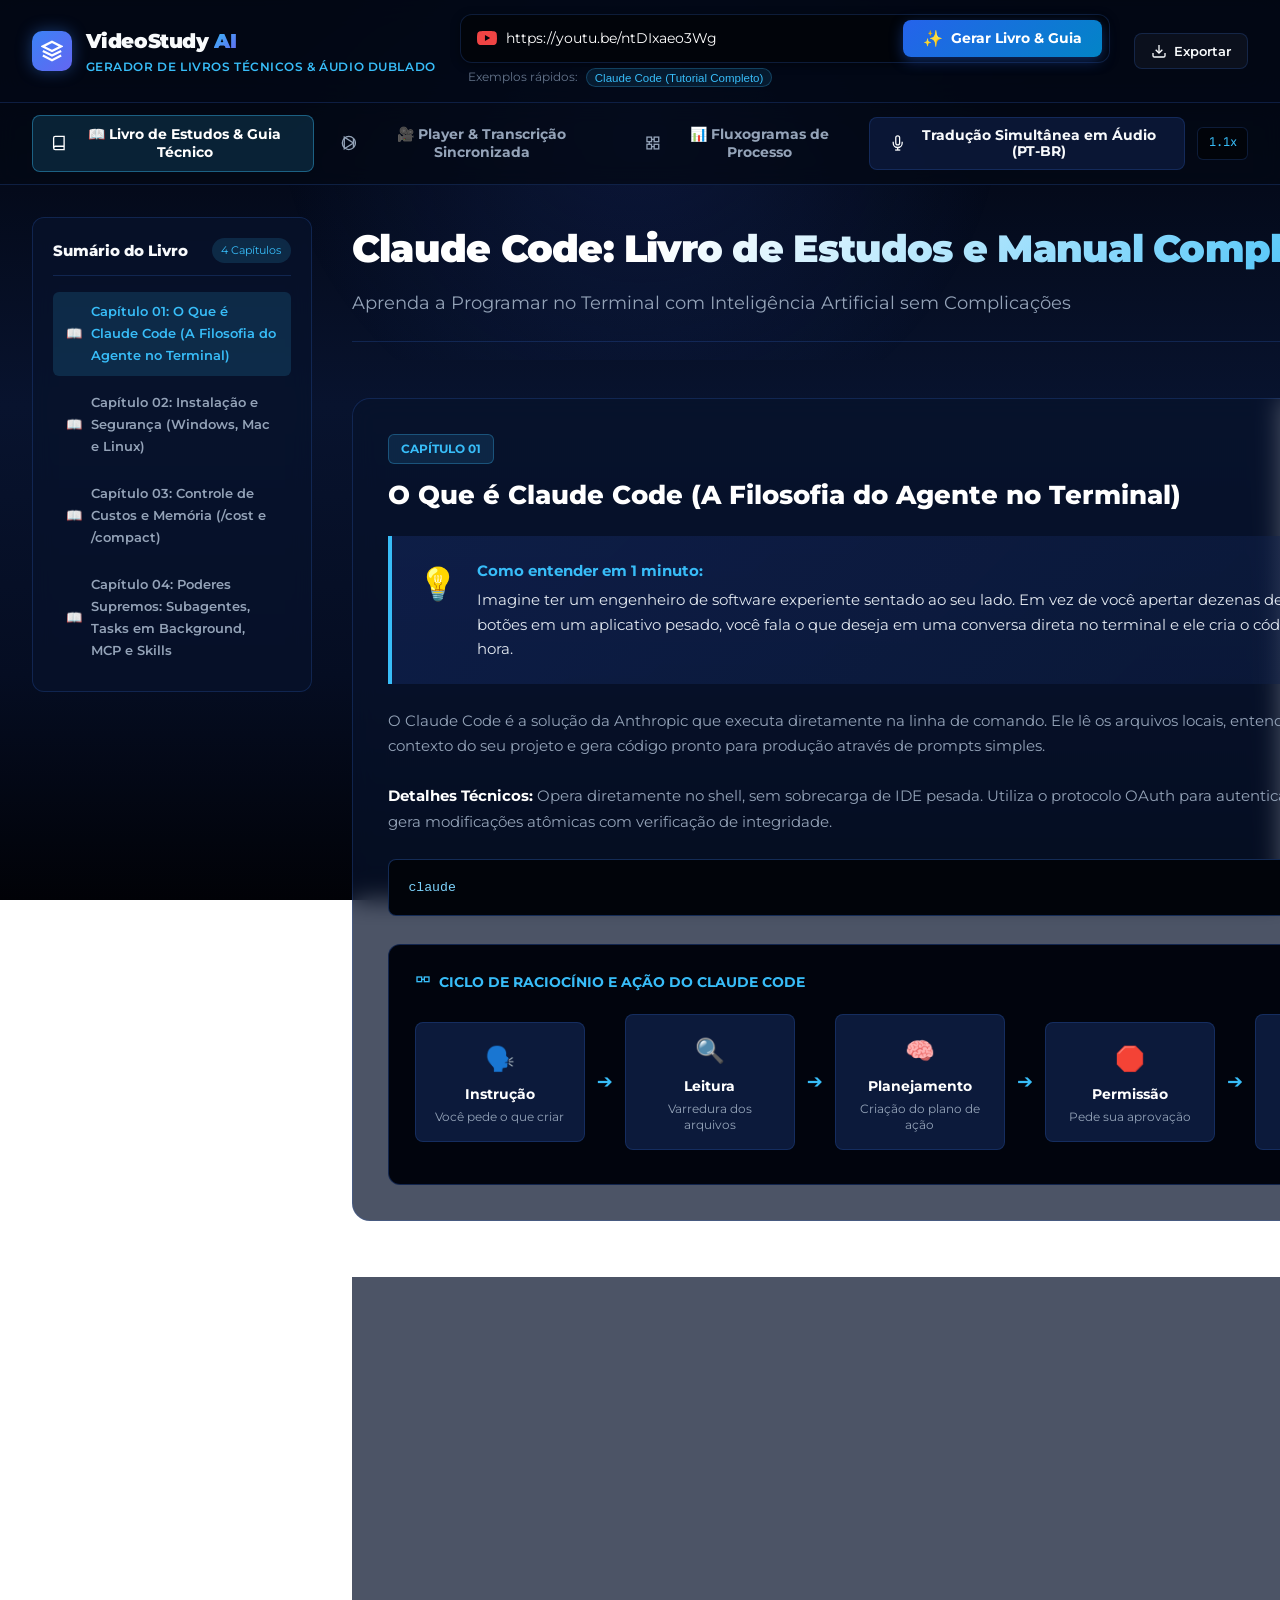
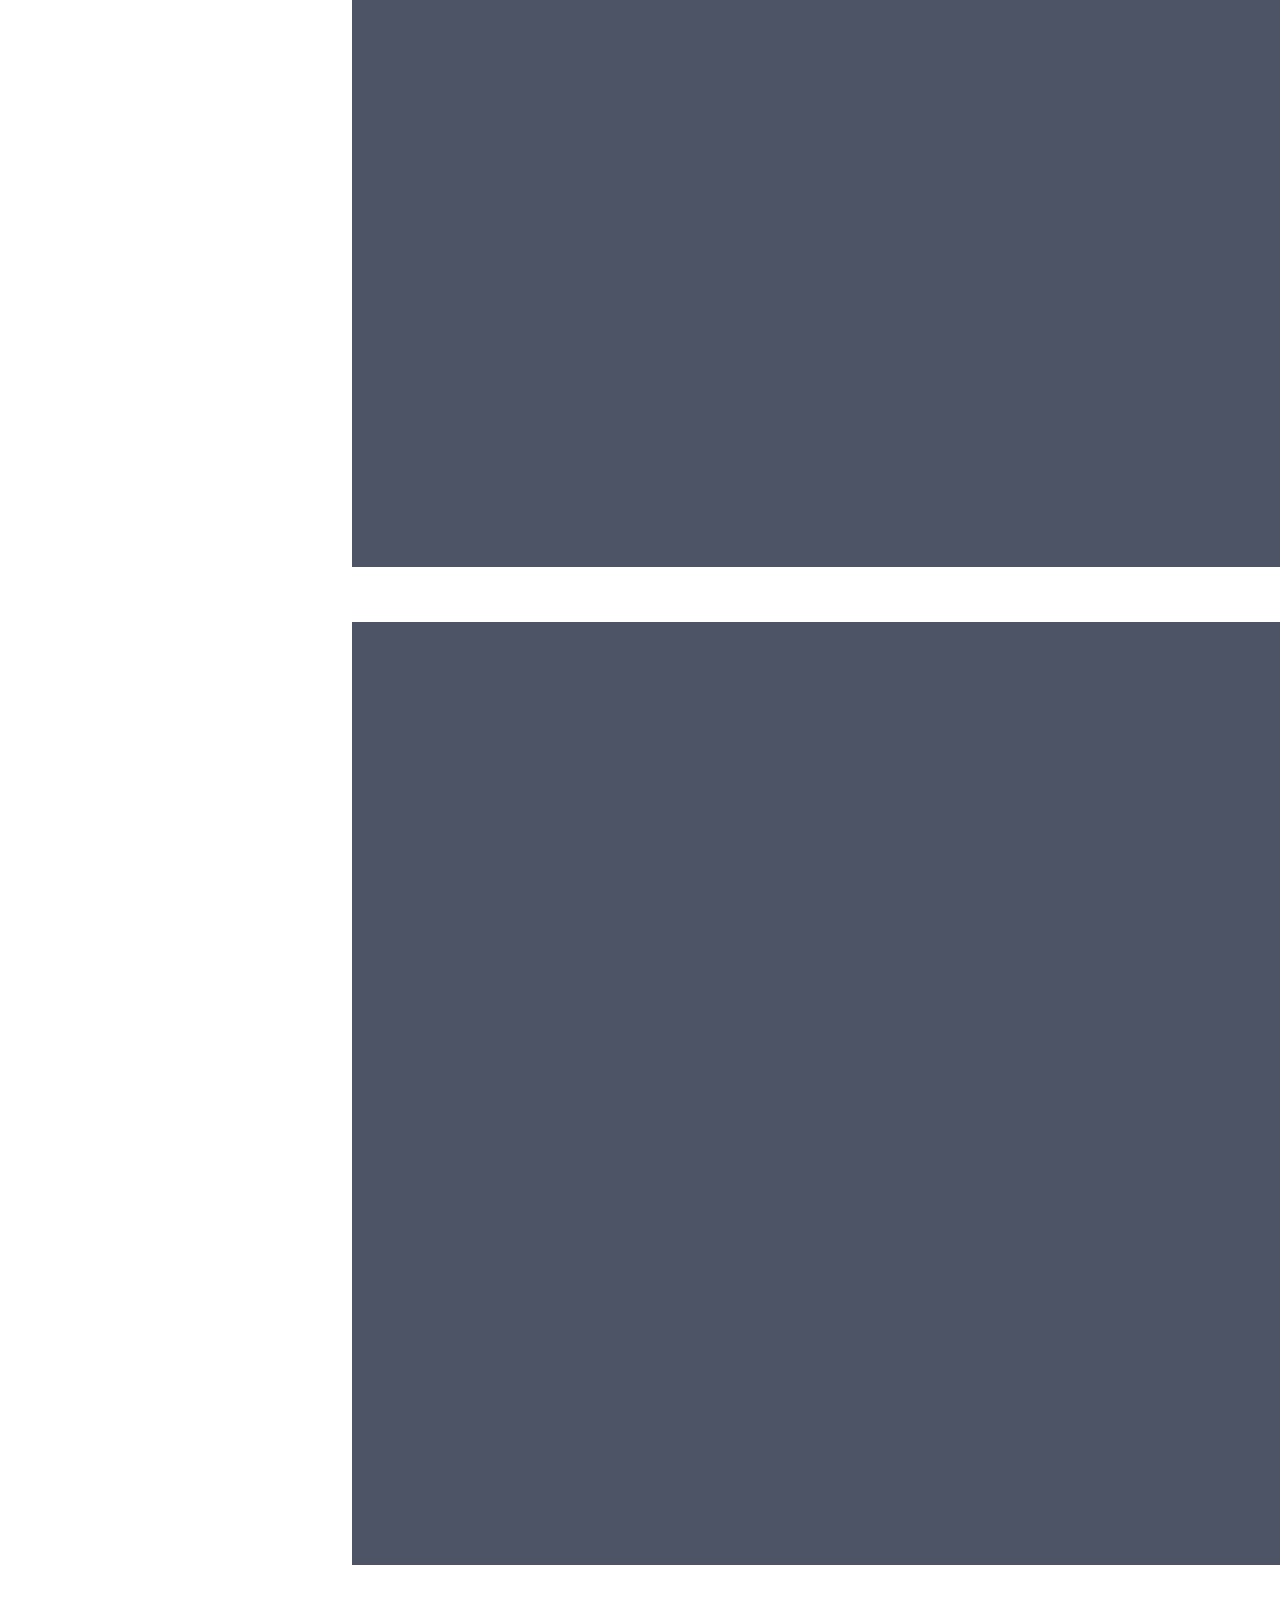
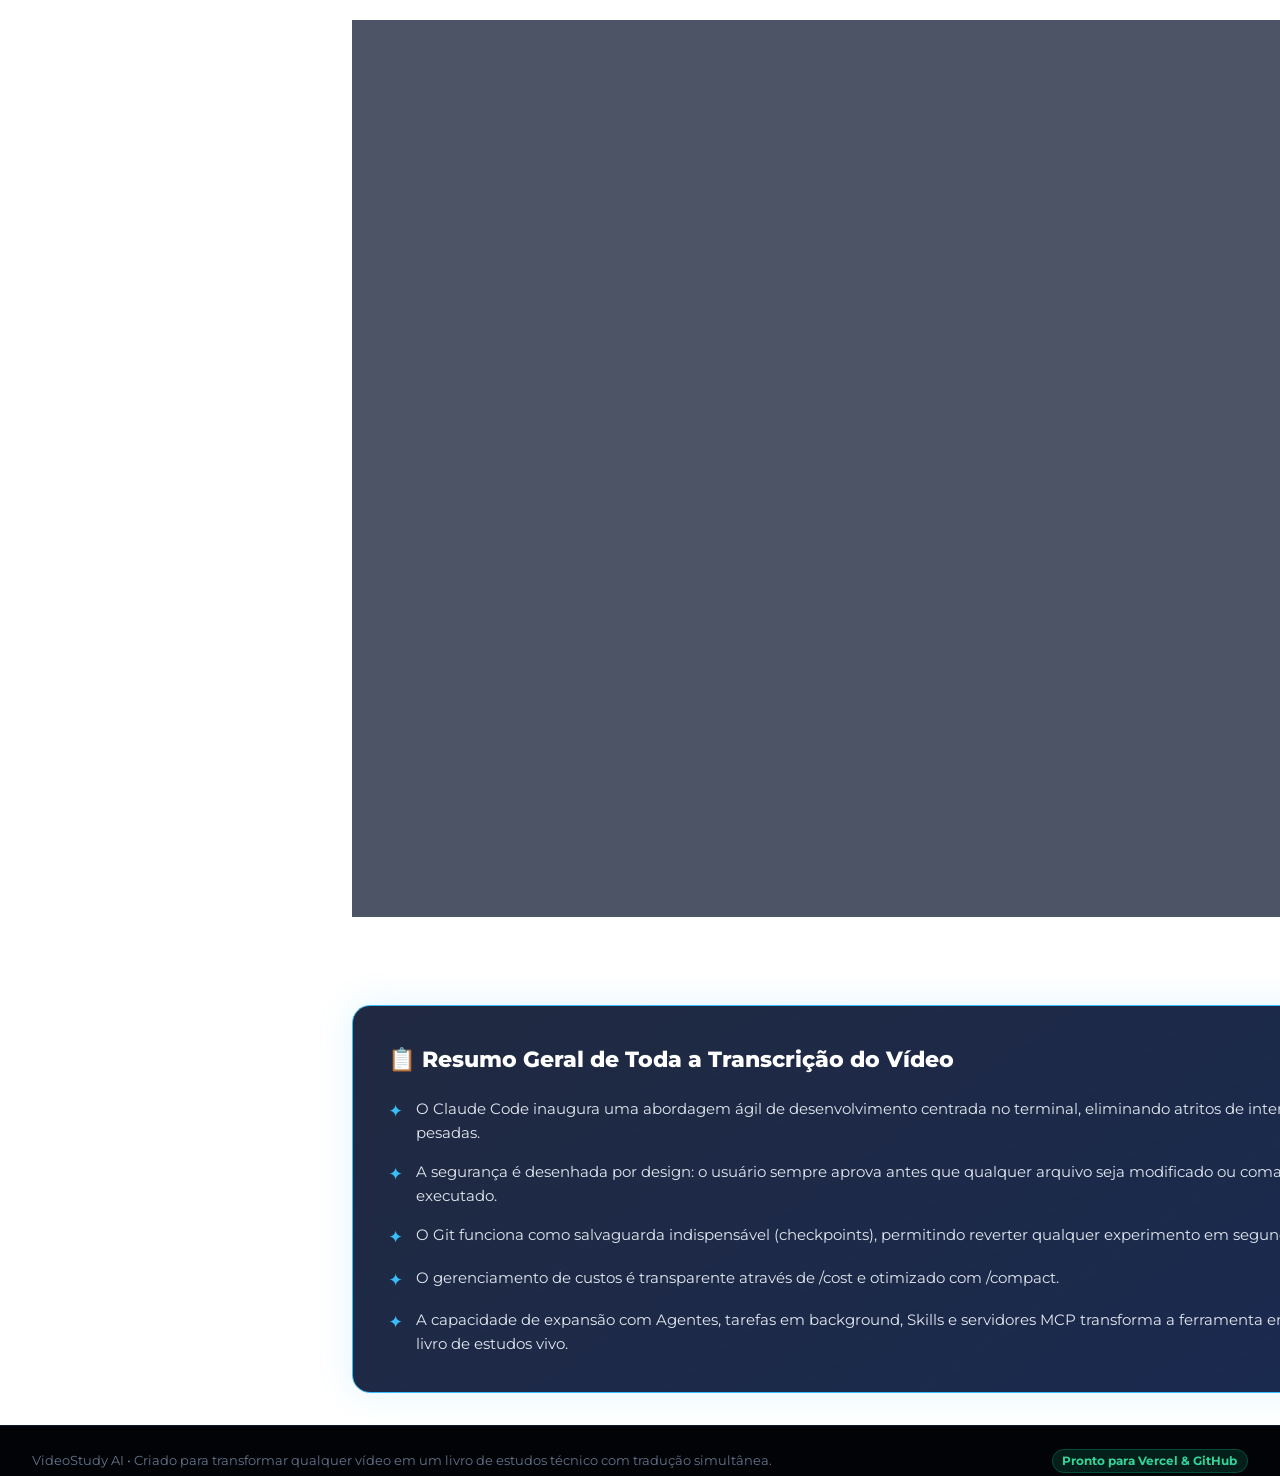
<file: index.html>
<!DOCTYPE html>
<html lang="pt-BR">
<head>
  <meta charset="UTF-8">
  <meta name="viewport" content="width=device-width, initial-scale=1.0">
  <title>VideoStudy AI — Livros Técnicos & Tradução Simultânea do YouTube</title>
  <meta name="description" content="Cole qualquer URL do YouTube para gerar um Livro de Estudos técnico, fluxogramas explicativos e tradução simultânea do áudio em Português.">
  
  <!-- Fontes: Proxima Nova com fallbacks modernos -->
  <link rel="preconnect" href="https://fonts.googleapis.com">
  <link rel="preconnect" href="https://fonts.gstatic.com" crossorigin>
  <link href="https://fonts.googleapis.com/css2?family=Montserrat:ital,wght@0,400;0,500;0,600;0,700;0,800;0,900;1,400&family=JetBrains+Mono:wght@400;500;600&display=swap" rel="stylesheet">
  
  <link rel="stylesheet" href="style.css">
</head>
<body>

  <!-- Top App Navigation -->
  <header class="app-header">
    <div class="header-brand">
      <div class="brand-icon">
        <svg width="22" height="22" viewBox="0 0 24 24" fill="none" stroke="currentColor" stroke-width="2.5"><polygon points="12 2 2 7 12 12 22 7 12 2"/><polyline points="2 17 12 22 22 17"/><polyline points="2 12 12 17 22 12"/></svg>
      </div>
      <div>
        <h1 class="brand-title">VideoStudy <span class="brand-ai">AI</span></h1>
        <span class="brand-tag">Gerador de Livros Técnicos & Áudio Dublado</span>
      </div>
    </div>

    <!-- Barra de Entrada de URL do YouTube -->
    <div class="url-input-container">
      <div class="url-input-box">
        <svg class="youtube-icon" width="20" height="20" viewBox="0 0 24 24" fill="currentColor"><path d="M23.498 6.186a3.016 3.016 0 0 0-2.122-2.136C19.505 3.545 12 3.545 12 3.545s-7.505 0-9.377.505A3.017 3.017 0 0 0 .502 6.186C0 8.07 0 12 0 12s0 3.93.502 5.814a3.016 3.016 0 0 0 2.122 2.136c1.871.505 9.376.505 9.376.505s7.505 0 9.377-.505a3.015 3.015 0 0 0 2.122-2.136C24 15.93 24 12 24 12s0-3.93-.502-5.814zM9.545 15.568V8.432L15.818 12l-6.273 3.568z"/></svg>
        <input type="text" id="videoUrlInput" placeholder="Cole qualquer URL do YouTube (ex: https://youtu.be/ntDIxaeo3Wg)..." value="https://youtu.be/ntDIxaeo3Wg">
        <button id="processVideoBtn" class="btn-process">
          <span class="btn-sparkle">✨</span>
          <span>Gerar Livro & Guia</span>
        </button>
      </div>
      <div class="quick-examples">
        <span>Exemplos rápidos:</span>
        <button class="pill-btn" onclick="loadExample('https://youtu.be/ntDIxaeo3Wg')">Claude Code (Tutorial Completo)</button>
      </div>
    </div>

    <!-- Ações Globais -->
    <div class="header-right-actions">
      <div class="dropdown">
        <button id="exportMenuBtn" class="btn btn-outline">
          <svg width="16" height="16" viewBox="0 0 24 24" fill="none" stroke="currentColor" stroke-width="2"><path d="M21 15v4a2 2 0 0 1-2 2H5a2 2 0 0 1-2-2v-4"/><polyline points="7 10 12 15 17 10"/><line x1="12" y1="15" x2="12" y2="3"/></svg>
          <span>Exportar</span>
        </button>
        <div class="dropdown-menu" id="exportDropdown">
          <a href="#" onclick="downloadStandaloneGuide()" class="dropdown-item">📄 Baixar Livro Técnico (HTML Offline)</a>
          <a href="#" onclick="downloadTranscriptTxt(true)" class="dropdown-item">⏱️ Transcrição com Timestamps (.txt)</a>
          <a href="#" onclick="downloadTranscriptTxt(false)" class="dropdown-item">📝 Transcrição Texto Corrido (.txt)</a>
          <a href="#" onclick="downloadSrt()" class="dropdown-item">🎬 Legenda Completa (.srt)</a>
        </div>
      </div>
    </div>
  </header>

  <!-- Barra de Notificação e Progresso de Processamento -->
  <div id="progressBanner" class="progress-banner hidden">
    <div class="progress-content">
      <div class="progress-spinner"></div>
      <div class="progress-text">
        <strong id="progressStepTitle">Iniciando processamento do vídeo...</strong>
        <span id="progressStepSubtitle">Conectando aos servidores do YouTube e extraindo falas...</span>
      </div>
      <div class="progress-bar-track">
        <div id="progressBarFill" class="progress-bar-fill" style="width: 15%;"></div>
      </div>
    </div>
  </div>

  <!-- Barra de Ferramentas / Abas de Conteúdo -->
  <div class="workspace-tabs-bar">
    <div class="tabs-group">
      <button class="tab-btn active" data-tab="tab-book">
        <svg width="18" height="18" viewBox="0 0 24 24" fill="none" stroke="currentColor" stroke-width="2"><path d="M4 19.5A2.5 2.5 0 0 1 6.5 17H20"/><path d="M6.5 2H20v20H6.5A2.5 2.5 0 0 1 4 19.5v-15A2.5 2.5 0 0 1 6.5 2z"/></svg>
        <span>📖 Livro de Estudos & Guia Técnico</span>
      </button>

      <button class="tab-btn" data-tab="tab-player">
        <svg width="18" height="18" viewBox="0 0 24 24" fill="none" stroke="currentColor" stroke-width="2"><polygon points="5 3 19 12 5 21 5 3"/><line x1="19" y1="5" x2="19" y2="19"/><circle cx="12" cy="12" r="10"/></svg>
        <span>🎥 Player & Transcrição Sincronizada</span>
      </button>

      <button class="tab-btn" data-tab="tab-flowcharts">
        <svg width="18" height="18" viewBox="0 0 24 24" fill="none" stroke="currentColor" stroke-width="2"><rect x="3" y="3" width="7" height="7"/><rect x="14" y="3" width="7" height="7"/><rect x="14" y="14" width="7" height="7"/><rect x="3" y="14" width="7" height="7"/><line x1="10" y1="6.5" x2="14" y2="6.5"/><line x1="6.5" y1="10" x2="6.5" y2="14"/><line x1="10" y1="17.5" x2="14" y2="17.5"/></svg>
        <span>📊 Fluxogramas de Processo</span>
      </button>
    </div>

    <!-- CONTROLE CENTRAL: BOTÃO DE TRADUÇÃO SIMULTÂNEA DE ÁUDIO -->
    <div class="audio-translation-widget">
      <button id="audioTranslateToggleBtn" class="audio-dub-btn" title="Ativa a voz em português que fala simultaneamente enquanto o vídeo reproduz">
        <div class="mic-wave">
          <span></span><span></span><span></span>
        </div>
        <svg width="18" height="18" viewBox="0 0 24 24" fill="none" stroke="currentColor" stroke-width="2"><path d="M12 1a3 3 0 0 0-3 3v8a3 3 0 0 0 6 0V4a3 3 0 0 0-3-3z"/><path d="M19 10v2a7 7 0 0 1-14 0v-2"/><line x1="12" y1="19" x2="12" y2="23"/><line x1="8" y1="23" x2="16" y2="23"/></svg>
        <span id="audioTranslateBtnText">Tradução Simultânea em Áudio (PT-BR)</span>
      </button>
      
      <div class="voice-speed-pill" title="Velocidade da voz da dublagem">
        <span id="speedDisplay">1.1x</span>
      </div>
    </div>
  </div>

  <!-- CONTEÚDO PRINCIPAL (ÁREA DE TRABALHO) -->
  <main class="main-content-area">

    <!-- ========================================== -->
    <!-- ABA 1: LIVRO DE ESTUDOS & GUIA TÉCNICO     -->
    <!-- ========================================== -->
    <section id="tab-book" class="tab-pane active">
      <div class="book-container">
        <!-- Barra Lateral de Capítulos do Livro -->
        <aside class="book-sidebar">
          <div class="sidebar-header">
            <h3>Sumário do Livro</h3>
            <span id="bookModuleCountBadge" class="badge">4 Capítulos</span>
          </div>
          <nav id="bookNav" class="book-index-nav">
            <!-- Gerado dinamicamente -->
          </nav>
        </aside>

        <!-- Conteúdo Didático do Livro -->
        <article class="book-body" id="bookContent">
          <!-- Gerado dinamicamente pelo renderStudyBook() -->
        </article>
      </div>
    </section>

    <!-- ========================================== -->
    <!-- ABA 2: PLAYER & TRANSCRIÇÃO SINCRONIZADA   -->
    <!-- ========================================== -->
    <section id="tab-player" class="tab-pane">
      <div class="player-layout">
        <!-- Coluna Esquerda: Vídeo e Capítulos Rápidos -->
        <div class="player-left-col">
          <div class="video-card">
            <div class="video-embed-box">
              <iframe id="youtubeIframe" 
                src="https://www.youtube-nocookie.com/embed/ntDIxaeo3Wg?enablejsapi=1" 
                title="YouTube Video Player"
                allow="accelerometer; autoplay; clipboard-write; encrypted-media; gyroscope; picture-in-picture; web-share" 
                allowfullscreen>
              </iframe>
            </div>
            <div class="video-status-bar">
              <div class="time-readout">
                <span class="live-dot"></span>
                <span id="playerCurrentTime">00:00</span>
                <span class="sep">/</span>
                <span id="playerTotalTime">--:--</span>
              </div>
              <div class="status-right-tools">
                <button id="quickMuteToggleBtn" class="btn-tool-pill" title="Alternar som do vídeo do YouTube">
                  <span id="quickMuteIcon">🔊</span>
                  <span id="quickMuteLabel">Som Original</span>
                </button>
                <div id="audioStatusBadge" class="audio-status-badge inactive">
                  🎙️ Áudio Original em Inglês
                </div>
              </div>
            </div>

            <!-- Controles de Áudio e Teste de Voz -->
            <div class="player-voice-toolbar">
              <div class="voice-tool-group">
                <button id="testVoiceBtn" class="btn-voice-test" title="Testar sintetizador de voz em Português">
                  <span>▶️</span> Testar Voz PT
                </button>
                <button id="activateDubbingBottomBtn" class="btn-voice-activate" title="Mutar vídeo do YouTube e falar em Português">
                  <span>🎙️</span> Ativar Dublagem (Muta Vídeo)
                </button>
                <label class="smart-sync-toggle" title="Se a fala em português for mais longa, aguarda a frase terminar perfeitamente sem cortar palavras">
                  <input type="checkbox" id="smartSyncWait" checked>
                  <span>✨ Não cortar frases</span>
                </label>
              </div>
              <div class="voice-selector-wrapper">
                <label for="voiceSelect">Voz:</label>
                <select id="voiceSelect" class="voice-select-input">
                  <option value="neural_francisca" selected>🌟 Francisca (Moça NotebookLM)</option>
                  <option value="neural_antonio">🌟 Antonio (Moço NotebookLM)</option>
                </select>
              </div>
            </div>

            <!-- Banner com a Frase Falada em Tempo Real -->
            <div id="liveDubbingBanner" class="live-dubbing-banner">
              <div id="liveDubbingBadge" class="banner-badge">
                <span class="banner-pulse"></span>
                <span id="liveDubbingBadgeText">Dublagem Pronta</span>
              </div>
              <div id="liveDubbingText" class="banner-text">
                Clique em "Tradução Simultânea" para mutar o vídeo e ouvir a voz em português sincronizada.
              </div>
            </div>

            <!-- Player Invisível para Vozes Neurais de Estúdio (NotebookLM) -->
            <audio id="neuralAudioPlayer" preload="auto" style="display:none;"></audio>
          </div>

          <!-- Capítulos Rápidos do Vídeo -->
          <div class="quick-chapters-card">
            <div class="card-header">
              <h3>Saltar para Trechos Chave</h3>
              <span class="hint">Clique para reproduzir</span>
            </div>
            <div id="quickChaptersList" class="quick-chapters-grid">
              <!-- Gerado dinamicamente -->
            </div>
          </div>
        </div>

        <!-- Coluna Direita: Transcrição Sincronizada -->
        <div class="player-right-col">
          <div class="transcript-ctrl-bar">
            <div class="lang-toggle-group">
              <button class="lang-btn active" data-lang="pt">Português (BR)</button>
              <button class="lang-btn" data-lang="bilingual">Bilíngue</button>
              <button class="lang-btn" data-lang="en">English (Original)</button>
            </div>
            <label class="auto-scroll-label">
              <input type="checkbox" id="syncAutoScroll" checked>
              <span class="switch-ball"></span>
              <span>Auto-rolar</span>
            </label>
          </div>

          <div class="search-input-wrap">
            <svg class="search-icon" width="16" height="16" viewBox="0 0 24 24" fill="none" stroke="currentColor" stroke-width="2"><circle cx="11" cy="11" r="8"/><line x1="21" y1="21" x2="16.65" y2="16.65"/></svg>
            <input type="text" id="transcriptSearchInput" placeholder="Pesquisar termo falado no vídeo...">
            <span id="transcriptSearchBadge" class="search-badge hidden">0 achados</span>
          </div>

          <!-- Lista de Falas Sincronizadas -->
          <div id="cuesScrollArea" class="cues-scroll-container">
            <!-- Gerado dinamicamente -->
          </div>
        </div>
      </div>
    </section>

    <!-- ========================================== -->
    <!-- ABA 3: FLUXOGRAMAS DE PROCESSO             -->
    <!-- ========================================== -->
    <section id="tab-flowcharts" class="tab-pane">
      <div class="flowcharts-gallery" id="flowchartsGallery">
        <!-- Renderizado dinamicamente -->
      </div>
    </section>

  </main>

  <!-- Rodapé -->
  <footer class="app-footer">
    <div class="footer-inner">
      <span>VideoStudy AI • Criado para transformar qualquer vídeo em um livro de estudos técnico com tradução simultânea.</span>
      <div class="footer-badges">
        <span class="badge-deploy">Pronto para Vercel & GitHub</span>
      </div>
    </div>
  </footer>

  <!-- Dados Padrão (Claude Code) para Carregamento Imediato -->
  <script src="data.js"></script>
  <script src="app.js"></script>
</body>
</html>
</file>
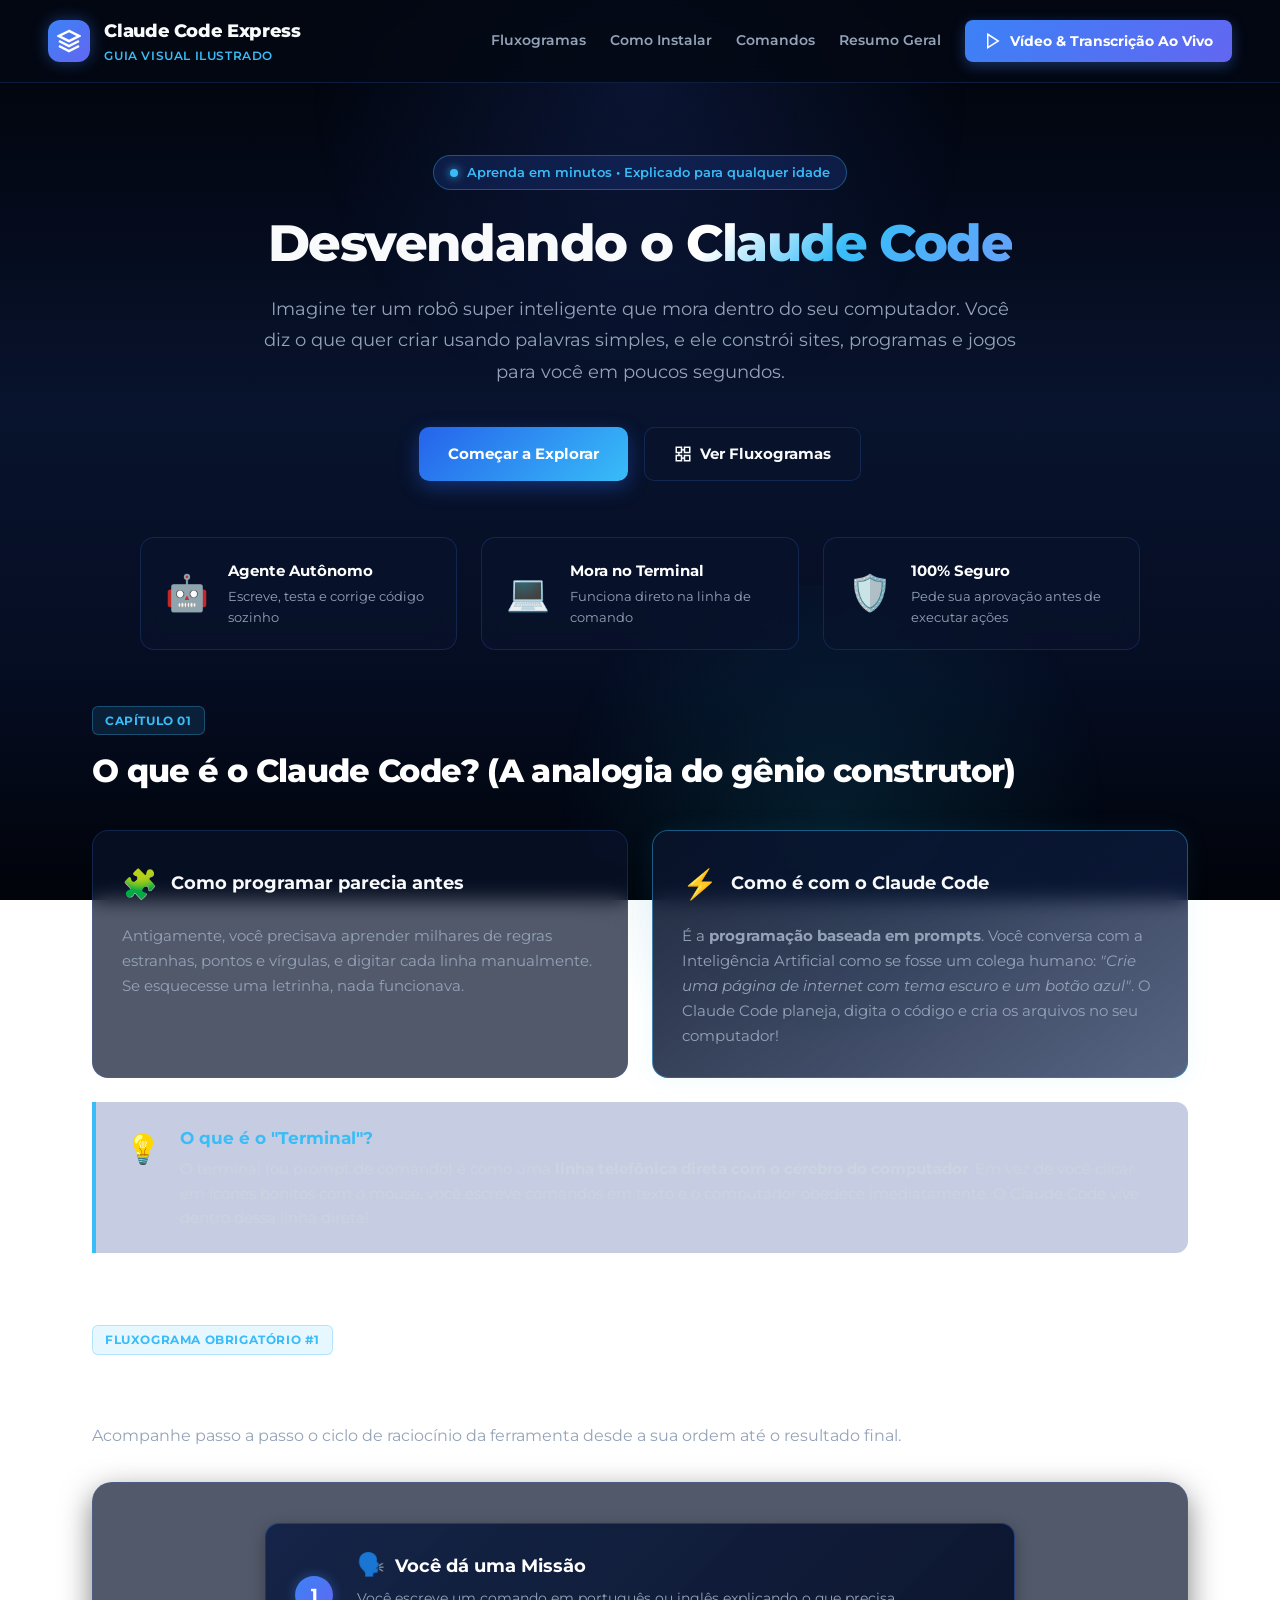
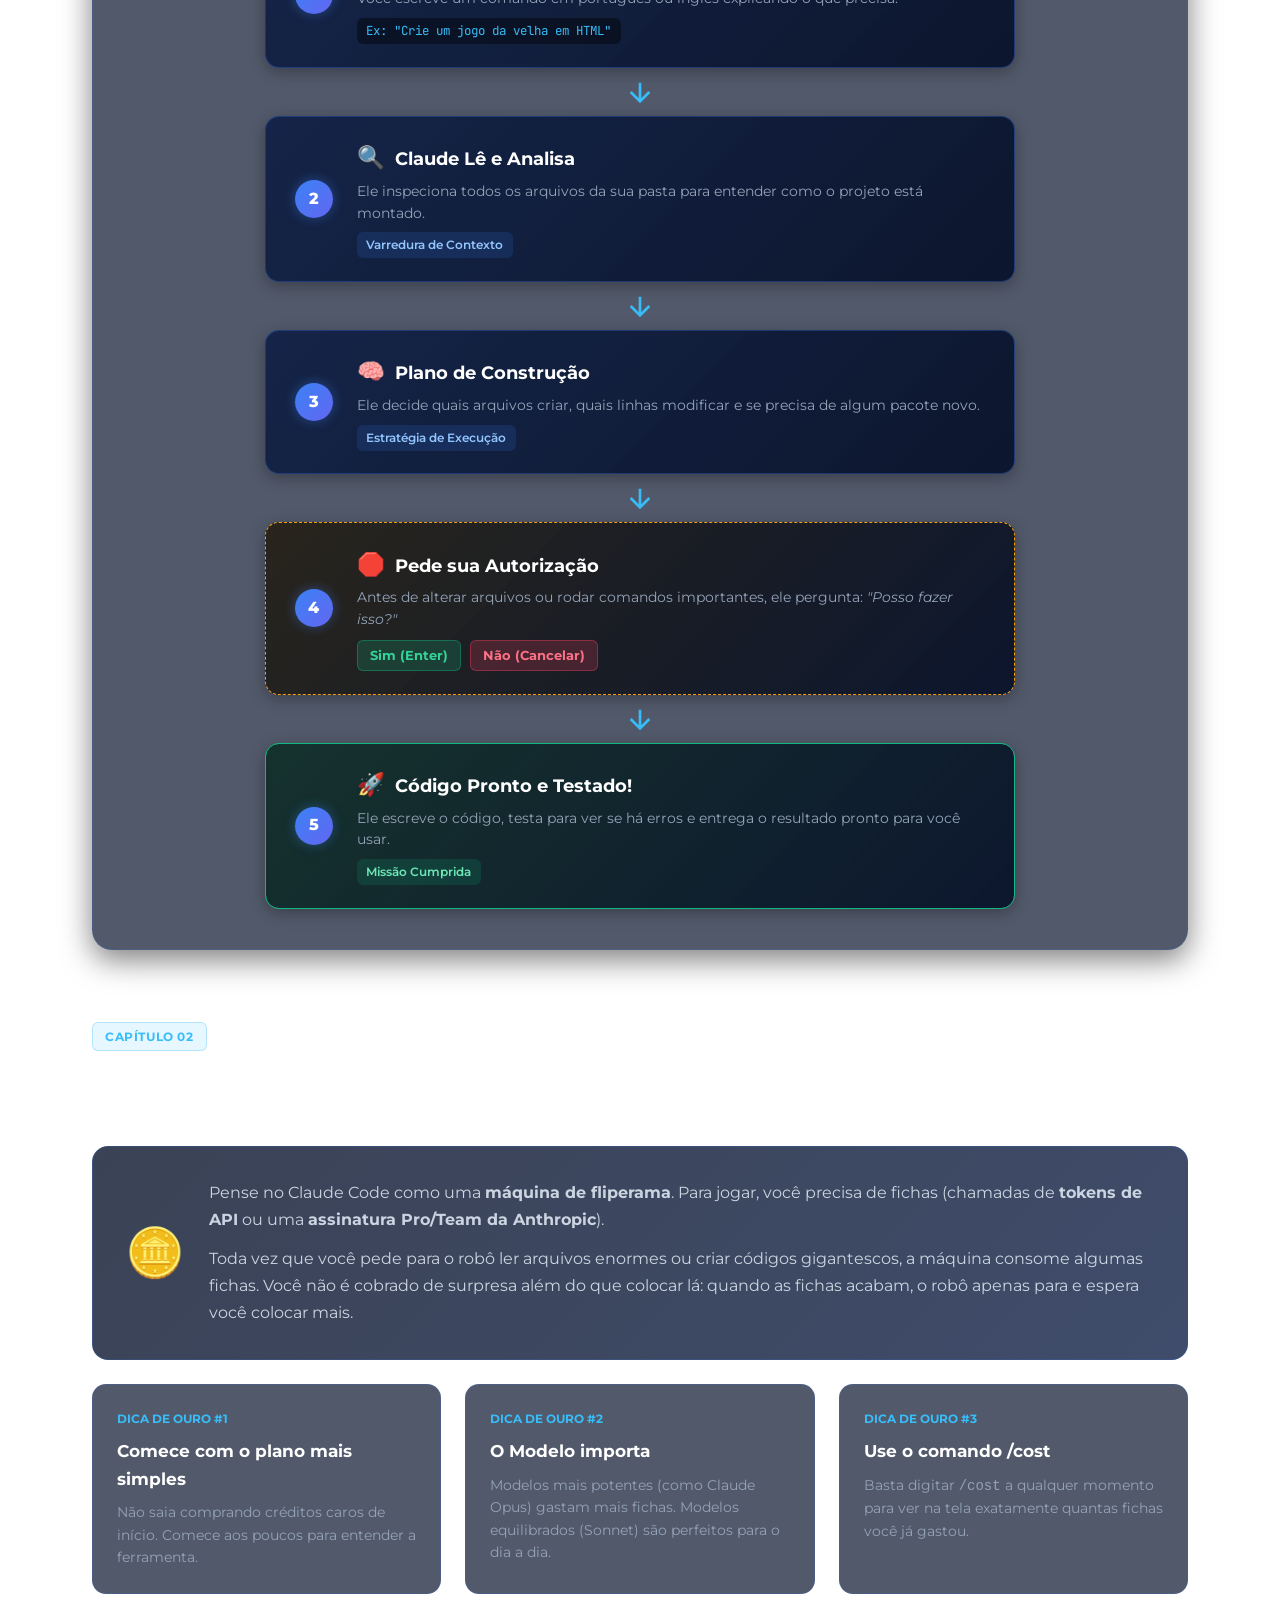
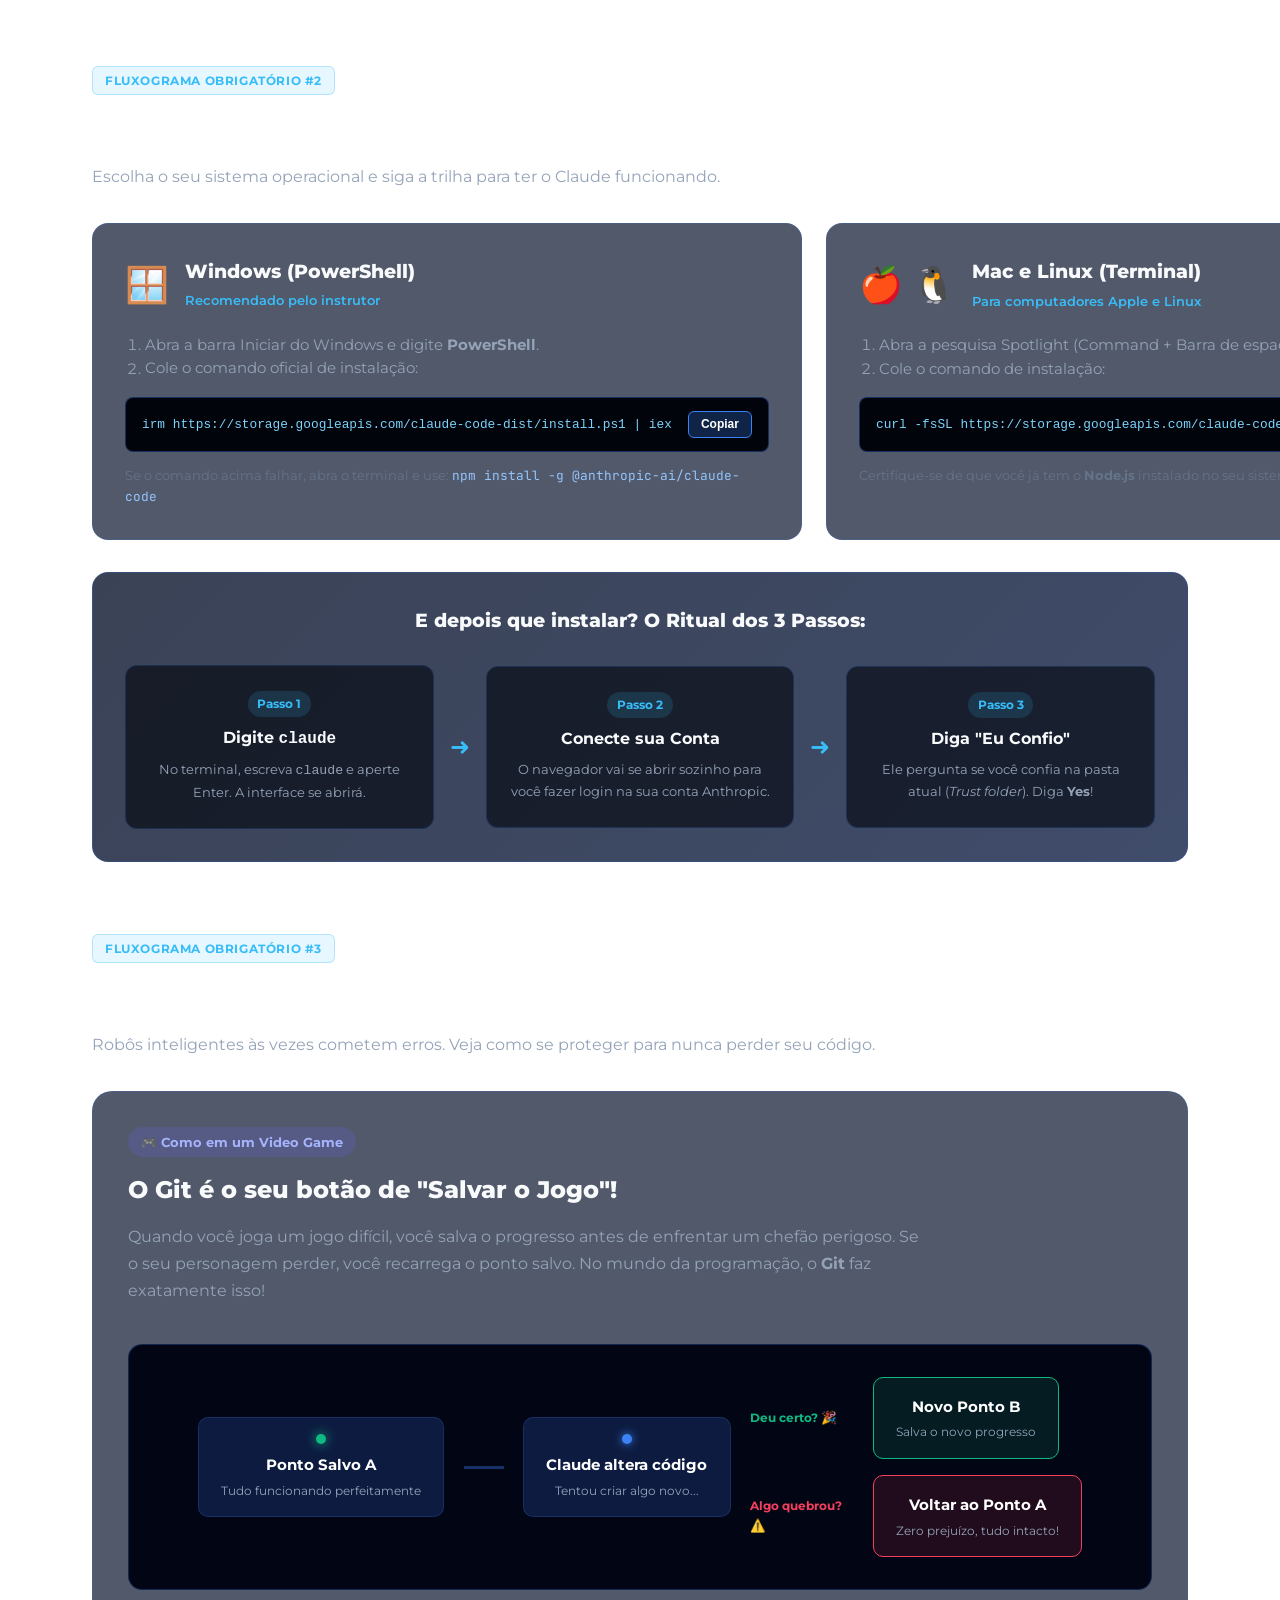
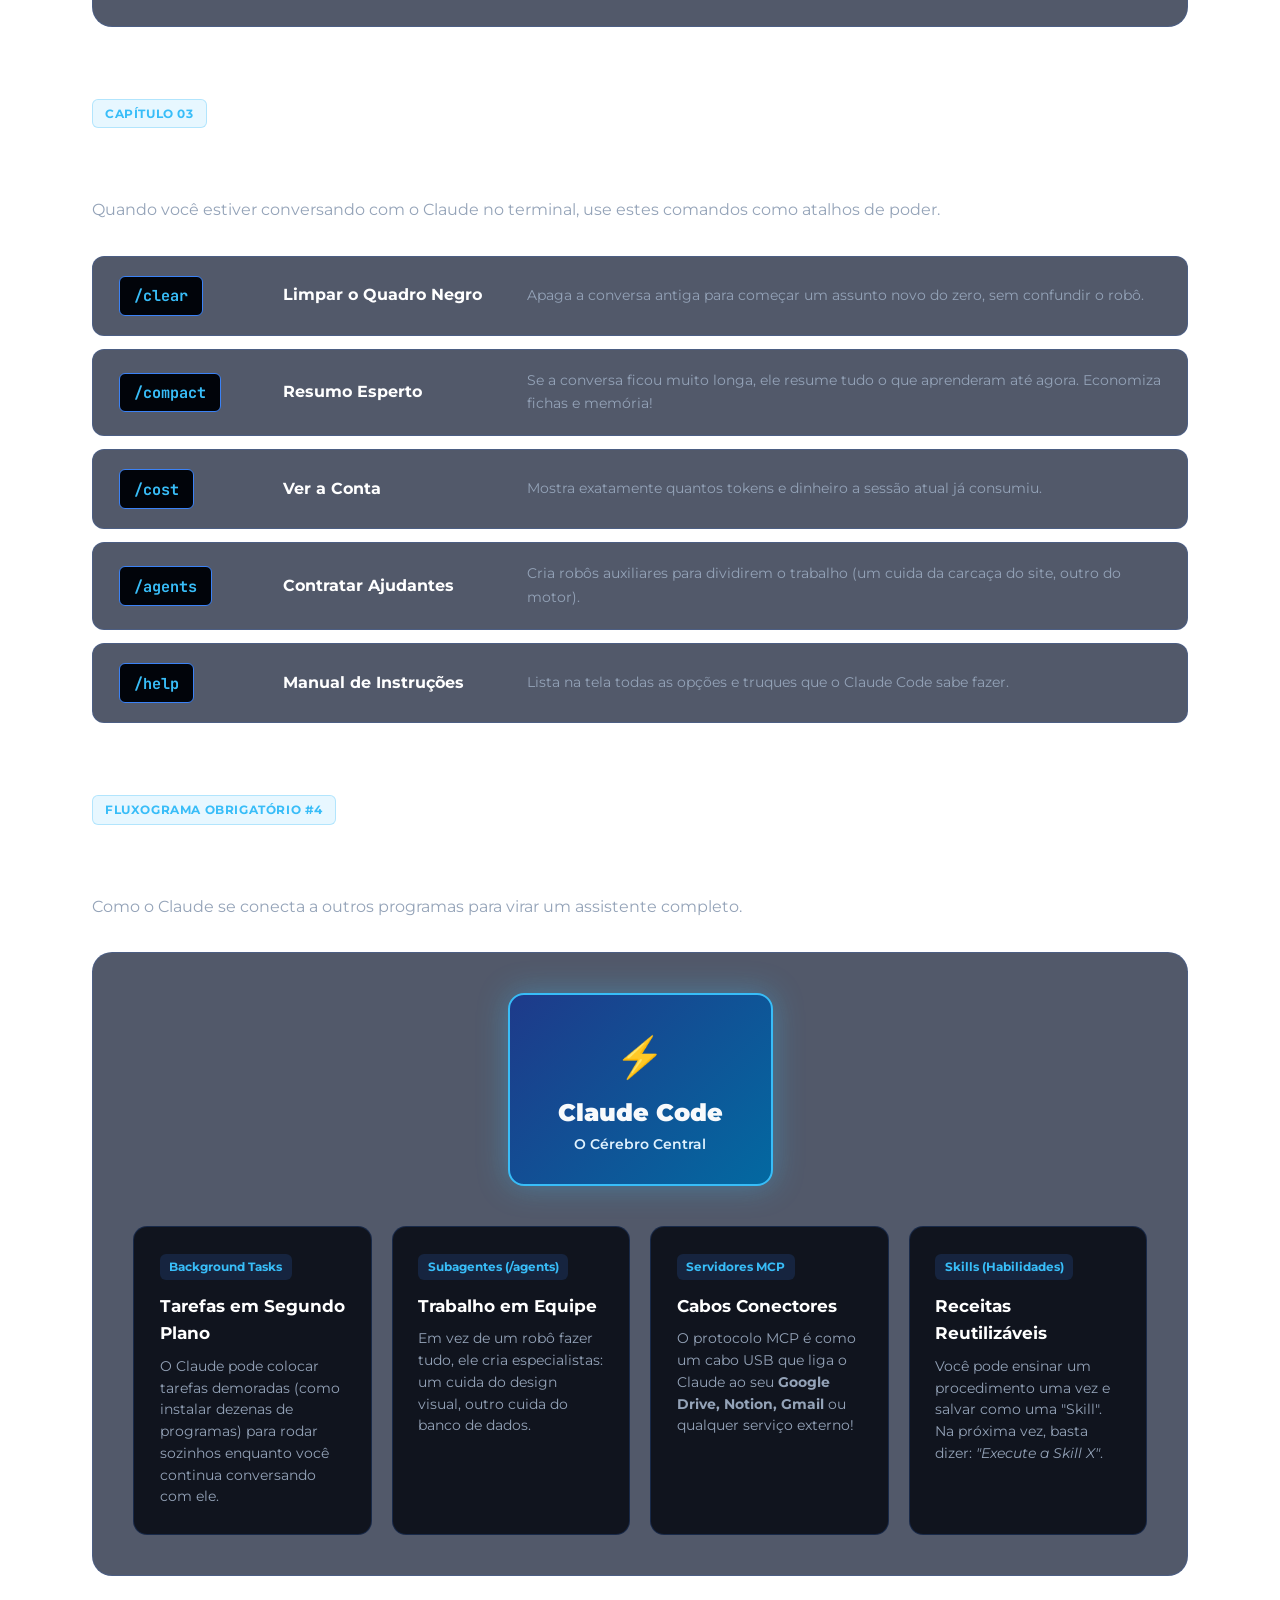
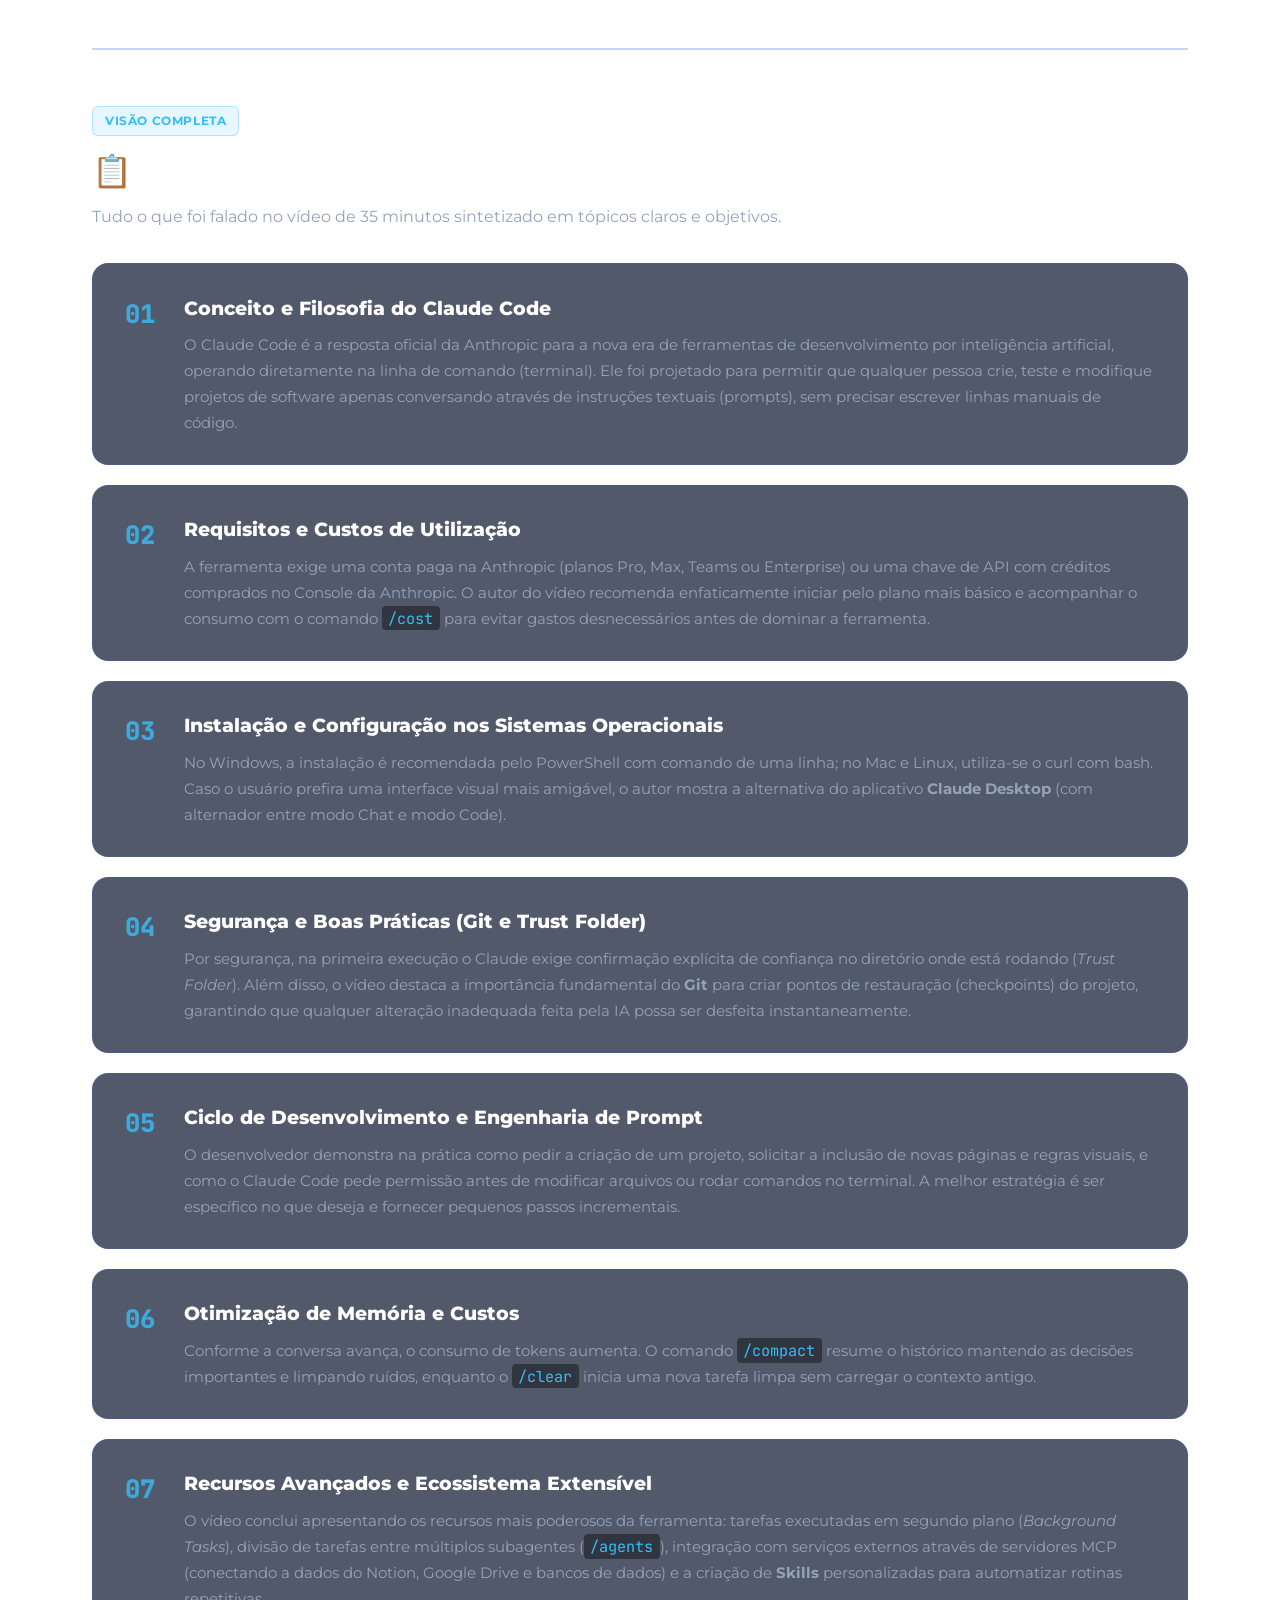
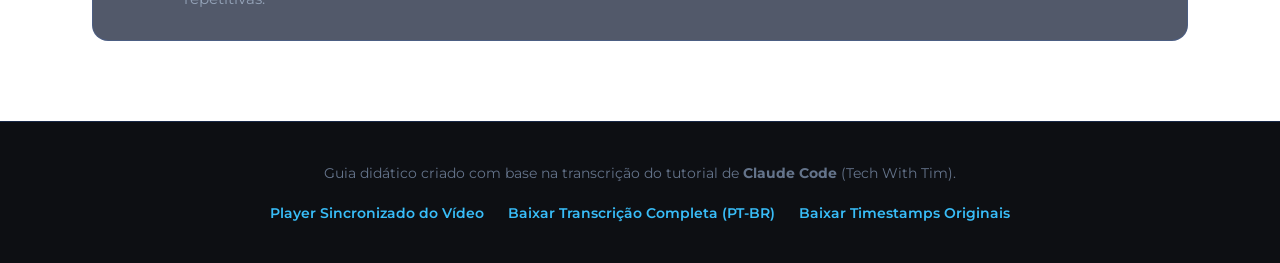
<file: guia.html>
<!DOCTYPE html>
<html lang="pt-BR">
<head>
  <meta charset="UTF-8">
  <meta name="viewport" content="width=device-width, initial-scale=1.0">
  <title>Guia Ilustrado: O Que é e Como Usar o Claude Code</title>
  <meta name="description" content="Um guia visual, simples e completo com fluxogramas sobre o Claude Code, explicado de forma clara e intuitiva para iniciantes.">
  
  <!-- Fontes: Proxima Nova com fallbacks modernos de alta fidelidade -->
  <link rel="preconnect" href="https://fonts.googleapis.com">
  <link rel="preconnect" href="https://fonts.gstatic.com" crossorigin>
  <link href="https://fonts.googleapis.com/css2?family=Montserrat:ital,wght@0,300;0,400;0,500;0,600;0,700;0,800;0,900;1,400&family=JetBrains+Mono:wght@400;500;600&display=swap" rel="stylesheet">
  
  <link rel="stylesheet" href="guia.css">
</head>
<body>

  <!-- Barra de Navegação Superior -->
  <nav class="top-nav">
    <div class="nav-brand">
      <div class="brand-logo">
        <svg width="24" height="24" viewBox="0 0 24 24" fill="none" stroke="currentColor" stroke-width="2.5"><polygon points="12 2 2 7 12 12 22 7 12 2"/><polyline points="2 17 12 22 22 17"/><polyline points="2 12 12 17 22 12"/></svg>
      </div>
      <div class="brand-text">
        <span class="brand-title">Claude Code Express</span>
        <span class="brand-sub">Guia Visual Ilustrado</span>
      </div>
    </div>
    
    <div class="nav-links">
      <a href="#fluxogramas" class="nav-link">Fluxogramas</a>
      <a href="#passo-a-passo" class="nav-link">Como Instalar</a>
      <a href="#comandos" class="nav-link">Comandos</a>
      <a href="#resumo-final" class="nav-link">Resumo Geral</a>
      <a href="index.html" class="nav-btn-action">
        <svg width="18" height="18" viewBox="0 0 24 24" fill="none" stroke="currentColor" stroke-width="2"><polygon points="5 3 19 12 5 21 5 3"/></svg>
        <span>Vídeo & Transcrição Ao Vivo</span>
      </a>
    </div>
  </nav>

  <!-- Hero Section -->
  <header class="hero">
    <div class="hero-badge">
      <span class="pulse-dot"></span>
      <span>Aprenda em minutos • Explicado para qualquer idade</span>
    </div>
    <h1 class="hero-title">
      Desvendando o <span class="gradient-text">Claude Code</span>
    </h1>
    <p class="hero-description">
      Imagine ter um robô super inteligente que mora dentro do seu computador. Você diz o que quer criar usando palavras simples, e ele constrói sites, programas e jogos para você em poucos segundos.
    </p>
    
    <div class="hero-actions">
      <a href="#o-que-e" class="btn-hero primary">Começar a Explorar</a>
      <a href="#fluxogramas" class="btn-hero secondary">
        <svg width="18" height="18" viewBox="0 0 24 24" fill="none" stroke="currentColor" stroke-width="2"><rect x="3" y="3" width="7" height="7"/><rect x="14" y="3" width="7" height="7"/><rect x="14" y="14" width="7" height="7"/><rect x="3" y="14" width="7" height="7"/><line x1="10" y1="6.5" x2="14" y2="6.5"/><line x1="6.5" y1="10" x2="6.5" y2="14"/><line x1="10" y1="17.5" x2="14" y2="17.5"/></svg>
        Ver Fluxogramas
      </a>
    </div>

    <!-- Indicadores Rápidos -->
    <div class="hero-stats">
      <div class="stat-card">
        <div class="stat-icon">🤖</div>
        <div class="stat-info">
          <h3>Agente Autônomo</h3>
          <p>Escreve, testa e corrige código sozinho</p>
        </div>
      </div>
      <div class="stat-card">
        <div class="stat-icon">💻</div>
        <div class="stat-info">
          <h3>Mora no Terminal</h3>
          <p>Funciona direto na linha de comando</p>
        </div>
      </div>
      <div class="stat-card">
        <div class="stat-icon">🛡️</div>
        <div class="stat-info">
          <h3>100% Seguro</h3>
          <p>Pede sua aprovação antes de executar ações</p>
        </div>
      </div>
    </div>
  </header>

  <main class="content-wrapper">

    <!-- SEÇÃO 1: O QUE É O CLAUDE CODE? -->
    <section id="o-que-e" class="content-section">
      <div class="section-header">
        <span class="section-tag">Capítulo 01</span>
        <h2>O que é o Claude Code? (A analogia do gênio construtor)</h2>
      </div>

      <div class="concept-grid">
        <div class="concept-card highlight">
          <div class="card-icon-header">
            <div class="icon-circle">🧩</div>
            <h3>Como programar parecia antes</h3>
          </div>
          <p>
            Antigamente, você precisava aprender milhares de regras estranhas, pontos e vírgulas, e digitar cada linha manualmente. Se esquecesse uma letrinha, nada funcionava.
          </p>
        </div>

        <div class="concept-card highlight accent">
          <div class="card-icon-header">
            <div class="icon-circle">⚡</div>
            <h3>Como é com o Claude Code</h3>
          </div>
          <p>
            É a <strong>programação baseada em prompts</strong>. Você conversa com a Inteligência Artificial como se fosse um colega humano: <em>"Crie uma página de internet com tema escuro e um botão azul"</em>. O Claude Code planeja, digita o código e cria os arquivos no seu computador!
          </p>
        </div>
      </div>

      <div class="info-callout">
        <div class="callout-icon">💡</div>
        <div class="callout-body">
          <h4>O que é o "Terminal"?</h4>
          <p>
            O terminal (ou prompt de comando) é como uma <strong>linha telefônica direta com o cérebro do computador</strong>. Em vez de você clicar em ícones bonitos com o mouse, você escreve comandos em texto e o computador obedece imediatamente. O Claude Code vive dentro dessa linha direta!
          </p>
        </div>
      </div>
    </section>

    <!-- SEÇÃO 2: FLUXOGRAMA PRINCIPAL -->
    <section id="fluxogramas" class="content-section">
      <div class="section-header">
        <span class="section-tag">Fluxograma Obrigatório #1</span>
        <h2>Como o Claude Code Pensa e Trabalha</h2>
        <p class="section-subtitle">Acompanhe passo a passo o ciclo de raciocínio da ferramenta desde a sua ordem até o resultado final.</p>
      </div>

      <div class="flowchart-container">
        <div class="flowchart-wrapper">
          
          <!-- Passo 1 -->
          <div class="flow-node">
            <div class="node-number">1</div>
            <div class="node-content">
              <div class="node-icon">🗣️</div>
              <div class="node-title">Você dá uma Missão</div>
              <div class="node-desc">Você escreve um comando em português ou inglês explicando o que precisa.</div>
              <div class="node-example">Ex: "Crie um jogo da velha em HTML"</div>
            </div>
          </div>

          <div class="flow-arrow">
            <svg width="32" height="32" viewBox="0 0 24 24" fill="none" stroke="currentColor" stroke-width="2"><path d="M12 5v14M19 12l-7 7-7-7"/></svg>
          </div>

          <!-- Passo 2 -->
          <div class="flow-node">
            <div class="node-number">2</div>
            <div class="node-content">
              <div class="node-icon">🔍</div>
              <div class="node-title">Claude Lê e Analisa</div>
              <div class="node-desc">Ele inspeciona todos os arquivos da sua pasta para entender como o projeto está montado.</div>
              <div class="node-badge">Varredura de Contexto</div>
            </div>
          </div>

          <div class="flow-arrow">
            <svg width="32" height="32" viewBox="0 0 24 24" fill="none" stroke="currentColor" stroke-width="2"><path d="M12 5v14M19 12l-7 7-7-7"/></svg>
          </div>

          <!-- Passo 3 -->
          <div class="flow-node">
            <div class="node-number">3</div>
            <div class="node-content">
              <div class="node-icon">🧠</div>
              <div class="node-title">Plano de Construção</div>
              <div class="node-desc">Ele decide quais arquivos criar, quais linhas modificar e se precisa de algum pacote novo.</div>
              <div class="node-badge">Estratégia de Execução</div>
            </div>
          </div>

          <div class="flow-arrow">
            <svg width="32" height="32" viewBox="0 0 24 24" fill="none" stroke="currentColor" stroke-width="2"><path d="M12 5v14M19 12l-7 7-7-7"/></svg>
          </div>

          <!-- Passo 4 (Decisão / Segurança) -->
          <div class="flow-node decision">
            <div class="node-number">4</div>
            <div class="node-content">
              <div class="node-icon">🛑</div>
              <div class="node-title">Pede sua Autorização</div>
              <div class="node-desc">Antes de alterar arquivos ou rodar comandos importantes, ele pergunta: <em>"Posso fazer isso?"</em></div>
              <div class="node-decision-options">
                <span class="decision-pill yes">Sim (Enter)</span>
                <span class="decision-pill no">Não (Cancelar)</span>
              </div>
            </div>
          </div>

          <div class="flow-arrow">
            <svg width="32" height="32" viewBox="0 0 24 24" fill="none" stroke="currentColor" stroke-width="2"><path d="M12 5v14M19 12l-7 7-7-7"/></svg>
          </div>

          <!-- Passo 5 -->
          <div class="flow-node success">
            <div class="node-number">5</div>
            <div class="node-content">
              <div class="node-icon">🚀</div>
              <div class="node-title">Código Pronto e Testado!</div>
              <div class="node-desc">Ele escreve o código, testa para ver se há erros e entrega o resultado pronto para você usar.</div>
              <div class="node-badge success-badge">Missão Cumprida</div>
            </div>
          </div>

        </div>
      </div>
    </section>

    <!-- SEÇÃO 3: CRÉDITOS E CUSTOS (COMO FUNCIONA O DINHEIRO) -->
    <section class="content-section">
      <div class="section-header">
        <span class="section-tag">Capítulo 02</span>
        <h2>As Fichas do Fliperama: Como Funcionam os Créditos?</h2>
      </div>

      <div class="story-box">
        <div class="story-illustration">🪙</div>
        <div class="story-text">
          <p>
            Pense no Claude Code como uma <strong>máquina de fliperama</strong>. Para jogar, você precisa de fichas (chamadas de <strong>tokens de API</strong> ou uma <strong>assinatura Pro/Team da Anthropic</strong>).
          </p>
          <p>
            Toda vez que você pede para o robô ler arquivos enormes ou criar códigos gigantescos, a máquina consome algumas fichas. Você não é cobrado de surpresa além do que colocar lá: quando as fichas acabam, o robô apenas para e espera você colocar mais.
          </p>
        </div>
      </div>

      <div class="grid-three">
        <div class="feature-box">
          <div class="box-tag">Dica de Ouro #1</div>
          <h4>Comece com o plano mais simples</h4>
          <p>Não saia comprando créditos caros de início. Comece aos poucos para entender a ferramenta.</p>
        </div>
        <div class="feature-box">
          <div class="box-tag">Dica de Ouro #2</div>
          <h4>O Modelo importa</h4>
          <p>Modelos mais potentes (como Claude Opus) gastam mais fichas. Modelos equilibrados (Sonnet) são perfeitos para o dia a dia.</p>
        </div>
        <div class="feature-box">
          <div class="box-tag">Dica de Ouro #3</div>
          <h4>Use o comando /cost</h4>
          <p>Basta digitar <code>/cost</code> a qualquer momento para ver na tela exatamente quantas fichas você já gastou.</p>
        </div>
      </div>
    </section>

    <!-- SEÇÃO 4: FLUXOGRAMA DE INSTALAÇÃO -->
    <section id="passo-a-passo" class="content-section">
      <div class="section-header">
        <span class="section-tag">Fluxograma Obrigatório #2</span>
        <h2>Passo a Passo de Instalação no Computador</h2>
        <p class="section-subtitle">Escolha o seu sistema operacional e siga a trilha para ter o Claude funcionando.</p>
      </div>

      <div class="os-cards-container">
        <!-- Ramo Windows -->
        <div class="os-card">
          <div class="os-header">
            <div class="os-icon">🪟</div>
            <div>
              <h3>Windows (PowerShell)</h3>
              <span class="os-sub">Recomendado pelo instrutor</span>
            </div>
          </div>
          <ol class="os-steps">
            <li>Abra a barra Iniciar do Windows e digite <strong>PowerShell</strong>.</li>
            <li>Cole o comando oficial de instalação:</li>
          </ol>
          <div class="code-snippet">
            <code>irm https://storage.googleapis.com/claude-code-dist/install.ps1 | iex</code>
            <button class="copy-code-btn" onclick="copySnippet(this)">Copiar</button>
          </div>
          <p class="os-note">Se o comando acima falhar, abra o terminal e use: <code>npm install -g @anthropic-ai/claude-code</code></p>
        </div>

        <!-- Ramo Mac / Linux -->
        <div class="os-card">
          <div class="os-header">
            <div class="os-icon">🍎 🐧</div>
            <div>
              <h3>Mac e Linux (Terminal)</h3>
              <span class="os-sub">Para computadores Apple e Linux</span>
            </div>
          </div>
          <ol class="os-steps">
            <li>Abra a pesquisa Spotlight (Command + Barra de espaço) e abra o <strong>Terminal</strong>.</li>
            <li>Cole o comando de instalação:</li>
          </ol>
          <div class="code-snippet">
            <code>curl -fsSL https://storage.googleapis.com/claude-code-dist/install.sh | bash</code>
            <button class="copy-code-btn" onclick="copySnippet(this)">Copiar</button>
          </div>
          <p class="os-note">Certifique-se de que você já tem o <strong>Node.js</strong> instalado no seu sistema.</p>
        </div>
      </div>

      <!-- Fluxo de Primeiro Login -->
      <div class="first-flight-flow">
        <h3>E depois que instalar? O Ritual dos 3 Passos:</h3>
        
        <div class="ritual-grid">
          <div class="ritual-step">
            <div class="step-badge">Passo 1</div>
            <div class="step-title">Digite <code>claude</code></div>
            <p>No terminal, escreva <code>claude</code> e aperte Enter. A interface se abrirá.</p>
          </div>
          <div class="ritual-arrow">➜</div>
          <div class="ritual-step">
            <div class="step-badge">Passo 2</div>
            <div class="step-title">Conecte sua Conta</div>
            <p>O navegador vai se abrir sozinho para você fazer login na sua conta Anthropic.</p>
          </div>
          <div class="ritual-arrow">➜</div>
          <div class="ritual-step">
            <div class="step-badge">Passo 3</div>
            <div class="step-title">Diga "Eu Confio"</div>
            <p>Ele pergunta se você confia na pasta atual (<em>Trust folder</em>). Diga <strong>Yes</strong>!</p>
          </div>
        </div>
      </div>
    </section>

    <!-- SEÇÃO 5: O ESCUDO MÁGICO (GIT) -->
    <section class="content-section">
      <div class="section-header">
        <span class="section-tag">Fluxograma Obrigatório #3</span>
        <h2>O Escudo Mágico: Git como "Ponto de Salvamento" (Checkpoint)</h2>
        <p class="section-subtitle">Robôs inteligentes às vezes cometem erros. Veja como se proteger para nunca perder seu código.</p>
      </div>

      <div class="game-analogy-card">
        <div class="game-badge">🎮 Como em um Video Game</div>
        <h3>O Git é o seu botão de "Salvar o Jogo"!</h3>
        <p>
          Quando você joga um jogo difícil, você salva o progresso antes de enfrentar um chefão perigoso. Se o seu personagem perder, você recarrega o ponto salvo. No mundo da programação, o <strong>Git</strong> faz exatamente isso!
        </p>

        <!-- Fluxograma Visual de Checkpoint -->
        <div class="git-flowchart">
          <div class="git-node active">
            <span class="git-point"></span>
            <strong>Ponto Salvo A</strong>
            <small>Tudo funcionando perfeitamente</small>
          </div>
          <div class="git-line"></div>
          <div class="git-node warning">
            <span class="git-point"></span>
            <strong>Claude altera código</strong>
            <small>Tentou criar algo novo...</small>
          </div>
          <div class="git-branch">
            <div class="branch-path success-path">
              <span class="path-label">Deu certo? 🎉</span>
              <div class="git-node finished">
                <strong>Novo Ponto B</strong>
                <small>Salva o novo progresso</small>
              </div>
            </div>
            <div class="branch-path fail-path">
              <span class="path-label">Algo quebrou? ⚠️</span>
              <div class="git-node revert">
                <strong>Voltar ao Ponto A</strong>
                <small>Zero prejuízo, tudo intacto!</small>
              </div>
            </div>
          </div>
        </div>
      </div>
    </section>

    <!-- SEÇÃO 6: COMANDOS SECRETOS DE CONTROLE -->
    <section id="comandos" class="content-section">
      <div class="section-header">
        <span class="section-tag">Capítulo 03</span>
        <h2>Os Comandos Especiais (Começam com barra "/")</h2>
        <p class="section-subtitle">Quando você estiver conversando com o Claude no terminal, use estes comandos como atalhos de poder.</p>
      </div>

      <div class="commands-table">
        <div class="cmd-row">
          <div class="cmd-pill"><code>/clear</code></div>
          <div class="cmd-name">Limpar o Quadro Negro</div>
          <div class="cmd-desc">Apaga a conversa antiga para começar um assunto novo do zero, sem confundir o robô.</div>
        </div>

        <div class="cmd-row">
          <div class="cmd-pill"><code>/compact</code></div>
          <div class="cmd-name">Resumo Esperto</div>
          <div class="cmd-desc">Se a conversa ficou muito longa, ele resume tudo o que aprenderam até agora. Economiza fichas e memória!</div>
        </div>

        <div class="cmd-row">
          <div class="cmd-pill"><code>/cost</code></div>
          <div class="cmd-name">Ver a Conta</div>
          <div class="cmd-desc">Mostra exatamente quantos tokens e dinheiro a sessão atual já consumiu.</div>
        </div>

        <div class="cmd-row">
          <div class="cmd-pill"><code>/agents</code></div>
          <div class="cmd-name">Contratar Ajudantes</div>
          <div class="cmd-desc">Cria robôs auxiliares para dividirem o trabalho (um cuida da carcaça do site, outro do motor).</div>
        </div>

        <div class="cmd-row">
          <div class="cmd-pill"><code>/help</code></div>
          <div class="cmd-name">Manual de Instruções</div>
          <div class="cmd-desc">Lista na tela todas as opções e truques que o Claude Code sabe fazer.</div>
        </div>
      </div>
    </section>

    <!-- SEÇÃO 7: RECURSOS AVANÇADOS (MCP, AGENTES E SKILLS) -->
    <section class="content-section">
      <div class="section-header">
        <span class="section-tag">Fluxograma Obrigatório #4</span>
        <h2>A Nave Mãe: Tarefas em Segundo Plano, MCP e Habilidades</h2>
        <p class="section-subtitle">Como o Claude se conecta a outros programas para virar um assistente completo.</p>
      </div>

      <div class="advanced-diagram">
        <div class="core-box">
          <div class="core-icon">⚡</div>
          <h3>Claude Code</h3>
          <p>O Cérebro Central</p>
        </div>

        <div class="connectors-grid">
          <div class="adv-card">
            <div class="adv-badge">Background Tasks</div>
            <h4>Tarefas em Segundo Plano</h4>
            <p>O Claude pode colocar tarefas demoradas (como instalar dezenas de programas) para rodar sozinhos enquanto você continua conversando com ele.</p>
          </div>

          <div class="adv-card">
            <div class="adv-badge">Subagentes (/agents)</div>
            <h4>Trabalho em Equipe</h4>
            <p>Em vez de um robô fazer tudo, ele cria especialistas: um cuida do design visual, outro cuida do banco de dados.</p>
          </div>

          <div class="adv-card">
            <div class="adv-badge">Servidores MCP</div>
            <h4>Cabos Conectores</h4>
            <p>O protocolo MCP é como um cabo USB que liga o Claude ao seu <strong>Google Drive, Notion, Gmail</strong> ou qualquer serviço externo!</p>
          </div>

          <div class="adv-card">
            <div class="adv-badge">Skills (Habilidades)</div>
            <h4>Receitas Reutilizáveis</h4>
            <p>Você pode ensinar um procedimento uma vez e salvar como uma "Skill". Na próxima vez, basta dizer: <em>"Execute a Skill X"</em>.</p>
          </div>
        </div>
      </div>
    </section>

    <!-- SEÇÃO 8: RESUMO GERAL DA TRANSCRIÇÃO COMPLETA -->
    <section id="resumo-final" class="content-section summary-section">
      <div class="section-header">
        <span class="section-tag">Visão Completa</span>
        <h2>📋 Resumo Geral de Toda a Transcrição do Vídeo</h2>
        <p class="section-subtitle">Tudo o que foi falado no vídeo de 35 minutos sintetizado em tópicos claros e objetivos.</p>
      </div>

      <div class="full-summary-box">
        <div class="summary-item">
          <div class="summary-num">01</div>
          <div class="summary-body">
            <h3>Conceito e Filosofia do Claude Code</h3>
            <p>O Claude Code é a resposta oficial da Anthropic para a nova era de ferramentas de desenvolvimento por inteligência artificial, operando diretamente na linha de comando (terminal). Ele foi projetado para permitir que qualquer pessoa crie, teste e modifique projetos de software apenas conversando através de instruções textuais (prompts), sem precisar escrever linhas manuais de código.</p>
          </div>
        </div>

        <div class="summary-item">
          <div class="summary-num">02</div>
          <div class="summary-body">
            <h3>Requisitos e Custos de Utilização</h3>
            <p>A ferramenta exige uma conta paga na Anthropic (planos Pro, Max, Teams ou Enterprise) ou uma chave de API com créditos comprados no Console da Anthropic. O autor do vídeo recomenda enfaticamente iniciar pelo plano mais básico e acompanhar o consumo com o comando <code>/cost</code> para evitar gastos desnecessários antes de dominar a ferramenta.</p>
          </div>
        </div>

        <div class="summary-item">
          <div class="summary-num">03</div>
          <div class="summary-body">
            <h3>Instalação e Configuração nos Sistemas Operacionais</h3>
            <p>No Windows, a instalação é recomendada pelo PowerShell com comando de uma linha; no Mac e Linux, utiliza-se o curl com bash. Caso o usuário prefira uma interface visual mais amigável, o autor mostra a alternativa do aplicativo <strong>Claude Desktop</strong> (com alternador entre modo Chat e modo Code).</p>
          </div>
        </div>

        <div class="summary-item">
          <div class="summary-num">04</div>
          <div class="summary-body">
            <h3>Segurança e Boas Práticas (Git e Trust Folder)</h3>
            <p>Por segurança, na primeira execução o Claude exige confirmação explícita de confiança no diretório onde está rodando (<em>Trust Folder</em>). Além disso, o vídeo destaca a importância fundamental do <strong>Git</strong> para criar pontos de restauração (checkpoints) do projeto, garantindo que qualquer alteração inadequada feita pela IA possa ser desfeita instantaneamente.</p>
          </div>
        </div>

        <div class="summary-item">
          <div class="summary-num">05</div>
          <div class="summary-body">
            <h3>Ciclo de Desenvolvimento e Engenharia de Prompt</h3>
            <p>O desenvolvedor demonstra na prática como pedir a criação de um projeto, solicitar a inclusão de novas páginas e regras visuais, e como o Claude Code pede permissão antes de modificar arquivos ou rodar comandos no terminal. A melhor estratégia é ser específico no que deseja e fornecer pequenos passos incrementais.</p>
          </div>
        </div>

        <div class="summary-item">
          <div class="summary-num">06</div>
          <div class="summary-body">
            <h3>Otimização de Memória e Custos</h3>
            <p>Conforme a conversa avança, o consumo de tokens aumenta. O comando <code>/compact</code> resume o histórico mantendo as decisões importantes e limpando ruídos, enquanto o <code>/clear</code> inicia uma nova tarefa limpa sem carregar o contexto antigo.</p>
          </div>
        </div>

        <div class="summary-item">
          <div class="summary-num">07</div>
          <div class="summary-body">
            <h3>Recursos Avançados e Ecossistema Extensível</h3>
            <p>O vídeo conclui apresentando os recursos mais poderosos da ferramenta: tarefas executadas em segundo plano (<em>Background Tasks</em>), divisão de tarefas entre múltiplos subagentes (<code>/agents</code>), integração com serviços externos através de servidores MCP (conectando a dados do Notion, Google Drive e bancos de dados) e a criação de <strong>Skills</strong> personalizadas para automatizar rotinas repetitivas.</p>
          </div>
        </div>
      </div>
    </section>

  </main>

  <!-- Rodapé -->
  <footer class="footer">
    <div class="footer-content">
      <p>Guia didático criado com base na transcrição do tutorial de <strong>Claude Code</strong> (Tech With Tim).</p>
      <div class="footer-links">
        <a href="index.html">Player Sincronizado do Vídeo</a>
        <a href="transcricao_pt_completa.txt" download>Baixar Transcrição Completa (PT-BR)</a>
        <a href="transcricao_com_timestamps.txt" download>Baixar Timestamps Originais</a>
      </div>
    </div>
  </footer>

  <script>
    function copySnippet(button) {
      const code = button.parentElement.querySelector('code').innerText;
      navigator.clipboard.writeText(code).then(() => {
        const original = button.innerText;
        button.innerText = "Copiado!";
        button.style.background = "#10b981";
        button.style.borderColor = "#10b981";
        setTimeout(() => {
          button.innerText = original;
          button.style.background = "";
          button.style.borderColor = "";
        }, 2000);
      });
    }
  </script>
</body>
</html>
</file>
<file: style.css>
/* ==========================================================================
   VideoStudy AI — Design System & Stylesheet
   Regra: Background em degradê preto e azul sempre
   Regra: Tipografia Proxima Nova
   ========================================================================== */

:root {
  /* Paleta Black-Blue Degrade */
  --bg-dark-0: #010307;
  --bg-dark-1: #030816;
  --bg-dark-2: #08122c;
  --bg-dark-3: #0d1e46;
  --bg-card: rgba(8, 18, 44, 0.72);
  --bg-card-hover: rgba(14, 28, 64, 0.85);
  
  --border-subtle: rgba(56, 114, 224, 0.22);
  --border-focus: rgba(56, 189, 248, 0.55);
  --border-glow: rgba(59, 130, 246, 0.35);

  --text-main: #f8fafc;
  --text-sub: #94a3b8;
  --text-muted: #64748b;

  --accent-cyan: #38bdf8;
  --accent-blue: #3b82f6;
  --accent-indigo: #6366f1;
  --accent-emerald: #10b981;
  --accent-amber: #f59e0b;
  --accent-rose: #f43f5e;

  /* Regra: Proxima Nova com fallbacks modernos */
  --font-family: 'Proxima Nova', 'Montserrat', system-ui, -apple-system, BlinkMacSystemFont, 'Segoe UI', Roboto, sans-serif;
  --font-mono: 'JetBrains Mono', monospace;

  --radius-sm: 8px;
  --radius-md: 12px;
  --radius-lg: 18px;
}

* {
  margin: 0;
  padding: 0;
  box-sizing: border-box;
}

/* Regra: Black blue degrade in background always */
body {
  font-family: var(--font-family);
  color: var(--text-main);
  background: linear-gradient(180deg, #010307 0%, #030816 15%, #08132e 45%, #050d22 75%, #010207 100%);
  background-attachment: fixed;
  min-height: 100vh;
  line-height: 1.65;
  overflow-x: hidden;
  display: flex;
  flex-direction: column;
}

body::before {
  content: '';
  position: fixed;
  top: -20%;
  left: 15%;
  width: 70vw;
  height: 60vh;
  background: radial-gradient(circle, rgba(30, 58, 138, 0.3) 0%, rgba(2, 6, 23, 0) 70%);
  pointer-events: none;
  z-index: 0;
}

/* ==========================================================================
   APP HEADER
   ========================================================================== */
.app-header {
  position: sticky;
  top: 0;
  z-index: 1000;
  display: flex;
  align-items: center;
  justify-content: space-between;
  gap: 1.5rem;
  padding: 0.9rem 2rem;
  background: rgba(3, 8, 22, 0.88);
  backdrop-filter: blur(16px);
  -webkit-backdrop-filter: blur(16px);
  border-bottom: 1px solid var(--border-subtle);
}

.header-brand {
  display: flex;
  align-items: center;
  gap: 0.85rem;
  flex-shrink: 0;
}

.brand-icon {
  width: 40px;
  height: 40px;
  border-radius: 10px;
  background: linear-gradient(135deg, var(--accent-blue), var(--accent-indigo));
  display: flex;
  align-items: center;
  justify-content: center;
  color: #fff;
  box-shadow: 0 0 16px rgba(59, 130, 246, 0.4);
}

.brand-title {
  font-size: 1.25rem;
  font-weight: 900;
  letter-spacing: -0.02em;
}

.brand-ai {
  background: linear-gradient(135deg, var(--accent-cyan), var(--accent-indigo));
  -webkit-background-clip: text;
  -webkit-text-fill-color: transparent;
}

.brand-tag {
  font-size: 0.72rem;
  color: var(--accent-cyan);
  font-weight: 600;
  display: block;
  text-transform: uppercase;
  letter-spacing: 0.05em;
}

/* URL Input Bar */
.url-input-container {
  flex: 1;
  max-width: 780px;
  display: flex;
  flex-direction: column;
  gap: 0.35rem;
}

.url-input-box {
  display: flex;
  align-items: center;
  background: #01040a;
  border: 1px solid var(--border-subtle);
  border-radius: var(--radius-md);
  padding: 0.3rem 0.4rem 0.3rem 1rem;
  transition: all 0.2s ease;
  box-shadow: 0 2px 10px rgba(0, 0, 0, 0.4);
}

.url-input-box:focus-within {
  border-color: var(--accent-cyan);
  box-shadow: 0 0 0 3px rgba(56, 189, 248, 0.2), 0 4px 20px rgba(0, 0, 0, 0.5);
}

.youtube-icon {
  color: #ef4444;
  margin-right: 0.6rem;
  flex-shrink: 0;
}

.url-input-box input {
  flex: 1;
  background: transparent;
  border: none;
  color: #ffffff;
  font-family: inherit;
  font-size: 0.9rem;
  outline: none;
}

.url-input-box input::placeholder {
  color: var(--text-muted);
}

.btn-process {
  display: inline-flex;
  align-items: center;
  gap: 0.5rem;
  padding: 0.55rem 1.25rem;
  background: linear-gradient(135deg, #2563eb, #0284c7);
  border: none;
  border-radius: 8px;
  color: #ffffff;
  font-family: inherit;
  font-size: 0.85rem;
  font-weight: 700;
  cursor: pointer;
  transition: all 0.2s ease;
  box-shadow: 0 4px 14px rgba(37, 99, 235, 0.4);
  flex-shrink: 0;
}

.btn-process:hover {
  filter: brightness(1.15);
  transform: translateY(-1px);
  box-shadow: 0 6px 20px rgba(56, 189, 248, 0.45);
}

.btn-sparkle {
  font-size: 1rem;
}

.quick-examples {
  display: flex;
  align-items: center;
  gap: 0.5rem;
  font-size: 0.72rem;
  color: var(--text-muted);
  padding-left: 0.5rem;
}

.pill-btn {
  background: rgba(56, 189, 248, 0.1);
  border: 1px solid rgba(56, 189, 248, 0.25);
  color: var(--accent-cyan);
  padding: 0.15rem 0.5rem;
  border-radius: 9999px;
  font-size: 0.72rem;
  cursor: pointer;
  transition: all 0.15s;
}

.pill-btn:hover {
  background: rgba(56, 189, 248, 0.2);
  border-color: var(--accent-cyan);
}

/* Botões da Direita */
.header-right-actions {
  display: flex;
  align-items: center;
  gap: 0.75rem;
}

.btn {
  display: inline-flex;
  align-items: center;
  gap: 0.45rem;
  padding: 0.55rem 1rem;
  border-radius: var(--radius-sm);
  font-size: 0.825rem;
  font-weight: 600;
  cursor: pointer;
  font-family: inherit;
  transition: all 0.2s;
  text-decoration: none;
}

.btn-outline {
  background: rgba(255, 255, 255, 0.04);
  border: 1px solid var(--border-subtle);
  color: var(--text-main);
}

.btn-outline:hover {
  background: rgba(255, 255, 255, 0.08);
  border-color: var(--text-sub);
}

/* Dropdown */
.dropdown { position: relative; }

.dropdown-menu {
  display: none;
  position: absolute;
  right: 0;
  top: calc(100% + 0.5rem);
  background: #060d20;
  border: 1px solid var(--border-subtle);
  border-radius: var(--radius-md);
  box-shadow: 0 10px 30px rgba(0, 0, 0, 0.7);
  min-width: 250px;
  z-index: 100;
  padding: 0.4rem;
}

.dropdown-menu.show { display: block; }

.dropdown-item {
  display: block;
  padding: 0.6rem 0.9rem;
  font-size: 0.825rem;
  color: var(--text-sub);
  text-decoration: none;
  border-radius: 6px;
  transition: all 0.15s ease;
}

.dropdown-item:hover {
  background: rgba(56, 189, 248, 0.12);
  color: #fff;
}

/* ==========================================================================
   BARRA DE PROGRESSO EM TEMPO REAL
   ========================================================================== */
.progress-banner {
  background: rgba(4, 12, 32, 0.95);
  border-bottom: 1px solid var(--accent-blue);
  padding: 0.9rem 2rem;
  box-shadow: 0 4px 20px rgba(37, 99, 235, 0.25);
}

.progress-content {
  max-width: 1200px;
  margin: 0 auto;
  display: flex;
  align-items: center;
  gap: 1.5rem;
}

.progress-spinner {
  width: 24px;
  height: 24px;
  border: 3px solid rgba(56, 189, 248, 0.2);
  border-top-color: var(--accent-cyan);
  border-radius: 50%;
  animation: spin 0.8s linear infinite;
  flex-shrink: 0;
}

.progress-text {
  flex: 1;
  display: flex;
  flex-direction: column;
}

.progress-text strong {
  font-size: 0.9rem;
  color: #ffffff;
}

.progress-text span {
  font-size: 0.78rem;
  color: var(--accent-cyan);
}

.progress-bar-track {
  width: 260px;
  height: 8px;
  background: rgba(0, 0, 0, 0.5);
  border-radius: 9999px;
  overflow: hidden;
  border: 1px solid var(--border-subtle);
}

.progress-bar-fill {
  height: 100%;
  background: linear-gradient(90deg, var(--accent-blue), var(--accent-cyan));
  transition: width 0.3s ease;
  border-radius: 9999px;
}

/* ==========================================================================
   WORKSPACE TABS & WIDGET DE DUBLAGEM / TRADUÇÃO SIMULTÂNEA DE ÁUDIO
   ========================================================================== */
.workspace-tabs-bar {
  display: flex;
  align-items: center;
  justify-content: space-between;
  padding: 0.75rem 2rem;
  background: rgba(3, 8, 20, 0.75);
  border-bottom: 1px solid var(--border-subtle);
  backdrop-filter: blur(10px);
}

.tabs-group {
  display: flex;
  gap: 0.5rem;
}

.tab-btn {
  display: inline-flex;
  align-items: center;
  gap: 0.5rem;
  padding: 0.6rem 1.1rem;
  background: transparent;
  border: 1px solid transparent;
  border-radius: var(--radius-sm);
  color: var(--text-sub);
  font-family: inherit;
  font-size: 0.875rem;
  font-weight: 700;
  cursor: pointer;
  transition: all 0.15s ease;
}

.tab-btn:hover {
  color: #fff;
  background: rgba(255, 255, 255, 0.04);
}

.tab-btn.active {
  background: rgba(56, 189, 248, 0.15);
  color: #ffffff;
  border-color: rgba(56, 189, 248, 0.4);
}

/* WIDGET DE TRADUÇÃO SIMULTÂNEA DE ÁUDIO */
.audio-translation-widget {
  display: flex;
  align-items: center;
  gap: 0.75rem;
}

.audio-dub-btn {
  display: inline-flex;
  align-items: center;
  gap: 0.6rem;
  padding: 0.6rem 1.25rem;
  background: rgba(14, 28, 64, 0.75);
  border: 1px solid var(--border-subtle);
  border-radius: var(--radius-sm);
  color: var(--text-main);
  font-family: inherit;
  font-size: 0.85rem;
  font-weight: 700;
  cursor: pointer;
  transition: all 0.25s ease;
  user-select: none;
}

.audio-dub-btn:hover {
  background: rgba(20, 42, 94, 0.9);
  border-color: var(--accent-cyan);
}

/* Estado Ativo: Onda de áudio pulsando */
.audio-dub-btn.active {
  background: linear-gradient(135deg, #059669, #10b981);
  border-color: #34d399;
  color: #ffffff;
  box-shadow: 0 0 20px rgba(16, 185, 129, 0.45);
}

.mic-wave {
  display: none;
  align-items: center;
  gap: 3px;
  height: 14px;
}

.audio-dub-btn.active .mic-wave {
  display: flex;
}

.mic-wave span {
  width: 3px;
  height: 100%;
  background: #ffffff;
  border-radius: 2px;
  animation: wave 1s ease-in-out infinite alternate;
}

.mic-wave span:nth-child(2) { animation-delay: 0.2s; }
.mic-wave span:nth-child(3) { animation-delay: 0.4s; }

@keyframes wave {
  0% { transform: scaleY(0.3); }
  100% { transform: scaleY(1); }
}

.voice-speed-pill {
  padding: 0.35rem 0.65rem;
  background: #01040a;
  border: 1px solid var(--border-subtle);
  border-radius: 6px;
  font-family: var(--font-mono);
  font-size: 0.75rem;
  color: var(--accent-cyan);
  cursor: pointer;
}

.voice-speed-pill:hover {
  border-color: var(--accent-cyan);
}

/* ==========================================================================
   CONTEÚDO PRINCIPAL (ÁREA DE ABAS)
   ========================================================================== */
.main-content-area {
  flex: 1;
  position: relative;
  z-index: 1;
}

.tab-pane {
  display: none;
}

.tab-pane.active {
  display: block;
}

/* ==========================================================================
   ABA 1: LIVRO DE ESTUDOS & GUIA TÉCNICO
   ========================================================================== */
.book-container {
  max-width: 1480px;
  margin: 0 auto;
  padding: 2rem;
  display: grid;
  grid-template-columns: 280px 1fr;
  gap: 2.5rem;
  align-items: start;
}

.book-sidebar {
  position: sticky;
  top: 6.5rem;
  background: var(--bg-card);
  border: 1px solid var(--border-subtle);
  border-radius: var(--radius-md);
  padding: 1.25rem;
  backdrop-filter: blur(10px);
}

.sidebar-header {
  display: flex;
  align-items: center;
  justify-content: space-between;
  margin-bottom: 1rem;
  padding-bottom: 0.75rem;
  border-bottom: 1px solid var(--border-subtle);
}

.sidebar-header h3 {
  font-size: 0.95rem;
  font-weight: 800;
}

.badge {
  font-size: 0.7rem;
  padding: 0.2rem 0.6rem;
  border-radius: 9999px;
  background: rgba(56, 189, 248, 0.15);
  color: var(--accent-cyan);
}

.book-index-nav {
  display: flex;
  flex-direction: column;
  gap: 0.4rem;
}

.nav-module-link {
  display: flex;
  align-items: center;
  gap: 0.6rem;
  padding: 0.6rem 0.8rem;
  color: var(--text-sub);
  text-decoration: none;
  font-size: 0.825rem;
  font-weight: 600;
  border-radius: 6px;
  transition: all 0.15s;
}

.nav-module-link:hover {
  background: var(--bg-card-hover);
  color: #fff;
}

.nav-module-link.active {
  background: rgba(56, 189, 248, 0.15);
  color: var(--accent-cyan);
}

/* Corpo do Livro */
.book-body {
  display: flex;
  flex-direction: column;
  gap: 3.5rem;
  max-width: 1040px;
}

.book-hero {
  padding-bottom: 1.5rem;
  border-bottom: 1px solid var(--border-subtle);
}

.book-hero h2 {
  font-size: 2.4rem;
  font-weight: 900;
  letter-spacing: -0.02em;
  background: linear-gradient(135deg, #ffffff 30%, #38bdf8 100%);
  -webkit-background-clip: text;
  -webkit-text-fill-color: transparent;
}

.book-hero p {
  font-size: 1.1rem;
  color: var(--text-sub);
  margin-top: 0.5rem;
}

.module-card {
  background: var(--bg-card);
  border: 1px solid var(--border-subtle);
  border-radius: var(--radius-lg);
  padding: 2.2rem;
  backdrop-filter: blur(12px);
  scroll-margin-top: 6.5rem;
}

.module-badge {
  display: inline-block;
  padding: 0.25rem 0.75rem;
  background: rgba(56, 189, 248, 0.12);
  border: 1px solid rgba(56, 189, 248, 0.3);
  border-radius: 6px;
  font-size: 0.75rem;
  font-weight: 700;
  color: var(--accent-cyan);
  text-transform: uppercase;
  margin-bottom: 0.6rem;
}

.module-title {
  font-size: 1.6rem;
  font-weight: 800;
  color: #ffffff;
  margin-bottom: 1.25rem;
}

/* Regra: Linguagem simples para 12 anos */
.analogy-callout {
  display: flex;
  gap: 1.2rem;
  padding: 1.4rem 1.6rem;
  background: linear-gradient(135deg, rgba(30, 58, 138, 0.3), rgba(15, 31, 69, 0.5));
  border-left: 4px solid var(--accent-cyan);
  border-radius: 0 var(--radius-md) var(--radius-md) 0;
  margin-bottom: 1.5rem;
}

.analogy-icon {
  font-size: 2rem;
}

.analogy-text h4 {
  font-size: 0.95rem;
  font-weight: 700;
  color: var(--accent-cyan);
  margin-bottom: 0.3rem;
}

.analogy-text p {
  font-size: 0.95rem;
  color: #e2e8f0;
  line-height: 1.6;
}

.deep-dive-block {
  margin: 1.5rem 0;
  color: var(--text-sub);
  font-size: 0.95rem;
  line-height: 1.7;
}

.deep-dive-block strong {
  color: #fff;
}

/* Code Snippet do Livro */
.code-box {
  background: #01040a;
  border: 1px solid rgba(56, 114, 224, 0.35);
  border-radius: var(--radius-sm);
  padding: 1rem 1.2rem;
  margin: 1.25rem 0;
  position: relative;
}

.code-box pre {
  font-family: var(--font-mono);
  font-size: 0.825rem;
  color: #7dd3fc;
  overflow-x: auto;
}

.btn-copy-code {
  position: absolute;
  top: 0.75rem;
  right: 0.75rem;
  background: rgba(56, 189, 248, 0.15);
  border: 1px solid rgba(56, 189, 248, 0.3);
  color: var(--accent-cyan);
  padding: 0.25rem 0.6rem;
  border-radius: 4px;
  font-size: 0.72rem;
  font-weight: 600;
  cursor: pointer;
}

/* ==========================================================================
   FLUXOGRAMAS ESTILIZADOS
   ========================================================================== */
.module-flowchart-box {
  margin-top: 1.8rem;
  padding: 1.6rem;
  background: #01040d;
  border: 1px solid rgba(56, 114, 224, 0.3);
  border-radius: var(--radius-md);
}

.flowchart-header {
  font-size: 0.9rem;
  font-weight: 700;
  color: var(--accent-cyan);
  text-transform: uppercase;
  margin-bottom: 1.2rem;
  display: flex;
  align-items: center;
  gap: 0.5rem;
}

.horizontal-flow {
  display: flex;
  align-items: center;
  gap: 0.75rem;
  overflow-x: auto;
  padding-bottom: 0.5rem;
}

.h-node {
  flex: 1;
  min-width: 170px;
  padding: 1rem;
  background: rgba(15, 31, 69, 0.85);
  border: 1px solid var(--border-subtle);
  border-radius: var(--radius-sm);
  text-align: center;
  transition: all 0.2s;
}

.h-node:hover {
  border-color: var(--accent-cyan);
  transform: translateY(-2px);
}

.h-node-icon { font-size: 1.5rem; margin-bottom: 0.3rem; }
.h-node-title { font-size: 0.85rem; font-weight: 700; color: #fff; margin-bottom: 0.2rem; }
.h-node-desc { font-size: 0.72rem; color: var(--text-sub); line-height: 1.4; }

.h-arrow {
  color: var(--accent-cyan);
  font-size: 1.2rem;
  flex-shrink: 0;
}

/* ==========================================================================
   ABA 2: PLAYER & TRANSCRIÇÃO SINCRONIZADA
   ========================================================================== */
.player-layout {
  max-width: 1600px;
  margin: 0 auto;
  padding: 1.25rem 2rem 3rem;
  display: grid;
  grid-template-columns: 53% 47%;
  gap: 1.5rem;
  min-height: calc(100vh - 140px);
}

.player-left-col {
  display: flex;
  flex-direction: column;
  gap: 1.2rem;
}

.video-card {
  background: #000;
  border: 1px solid var(--border-subtle);
  border-radius: var(--radius-md);
  overflow: hidden;
  box-shadow: 0 8px 30px rgba(0, 0, 0, 0.6);
}

.video-embed-box {
  position: relative;
  width: 100%;
  padding-top: 56.25%; /* 16:9 */
}

.video-embed-box iframe {
  position: absolute;
  top: 0;
  left: 0;
  width: 100%;
  height: 100%;
  border: none;
}

.video-status-bar {
  display: flex;
  align-items: center;
  justify-content: space-between;
  padding: 0.75rem 1rem;
  background: #060d20;
  border-top: 1px solid var(--border-subtle);
}

.time-readout {
  display: flex;
  align-items: center;
  gap: 0.5rem;
  font-family: var(--font-mono);
  font-size: 0.85rem;
  color: var(--accent-cyan);
}

.live-dot {
  width: 7px;
  height: 7px;
  border-radius: 50%;
  background: var(--accent-cyan);
}

.audio-status-badge {
  font-size: 0.75rem;
  padding: 0.25rem 0.75rem;
  border-radius: 9999px;
  font-weight: 600;
}

.audio-status-badge.inactive {
  background: rgba(255, 255, 255, 0.05);
  color: var(--text-muted);
}

.audio-status-badge.active {
  background: rgba(16, 185, 129, 0.2);
  color: #34d399;
  border: 1px solid rgba(16, 185, 129, 0.4);
}

.status-right-tools {
  display: flex;
  align-items: center;
  gap: 0.6rem;
}

.btn-tool-pill {
  display: inline-flex;
  align-items: center;
  gap: 0.35rem;
  background: rgba(255, 255, 255, 0.06);
  border: 1px solid var(--border-subtle);
  color: var(--text-main);
  padding: 0.25rem 0.65rem;
  border-radius: 9999px;
  font-size: 0.75rem;
  font-weight: 600;
  cursor: pointer;
  transition: all 0.2s;
  font-family: inherit;
}

.btn-tool-pill:hover {
  background: rgba(255, 255, 255, 0.12);
  border-color: var(--accent-cyan);
}

.btn-tool-pill.muted {
  background: rgba(239, 68, 68, 0.2);
  border-color: rgba(239, 68, 68, 0.5);
  color: #fca5a5;
}

/* Barra de Ferramentas de Voz e Teste */
.player-voice-toolbar {
  display: flex;
  align-items: center;
  justify-content: space-between;
  padding: 0.65rem 1rem;
  background: #03081a;
  border-top: 1px solid var(--border-subtle);
  gap: 0.75rem;
  flex-wrap: wrap;
}

.voice-tool-group {
  display: flex;
  align-items: center;
  gap: 0.5rem;
}

.btn-voice-test, .btn-voice-activate {
  display: inline-flex;
  align-items: center;
  gap: 0.4rem;
  padding: 0.35rem 0.8rem;
  border-radius: 6px;
  font-size: 0.78rem;
  font-weight: 600;
  cursor: pointer;
  transition: all 0.2s;
  font-family: inherit;
}

.btn-voice-test {
  background: rgba(56, 189, 248, 0.12);
  border: 1px solid rgba(56, 189, 248, 0.35);
  color: var(--accent-cyan);
}
.btn-voice-test:hover {
  background: rgba(56, 189, 248, 0.25);
  transform: translateY(-1px);
}

.btn-voice-activate {
  background: rgba(16, 185, 129, 0.15);
  border: 1px solid rgba(16, 185, 129, 0.35);
  color: #34d399;
}
.btn-voice-activate:hover {
  background: rgba(16, 185, 129, 0.3);
  transform: translateY(-1px);
}

.btn-voice-activate.active {
  background: linear-gradient(135deg, #059669, #10b981);
  color: #fff;
  border-color: #34d399;
  box-shadow: 0 0 15px rgba(16, 185, 129, 0.4);
}

.smart-sync-toggle {
  display: inline-flex;
  align-items: center;
  gap: 0.4rem;
  font-size: 0.74rem;
  color: var(--accent-cyan);
  cursor: pointer;
  user-select: none;
  background: rgba(56, 189, 248, 0.08);
  border: 1px solid rgba(56, 189, 248, 0.25);
  padding: 0.32rem 0.65rem;
  border-radius: 6px;
  transition: all 0.2s;
  font-weight: 600;
}

.smart-sync-toggle:hover {
  background: rgba(56, 189, 248, 0.16);
  border-color: var(--accent-cyan);
}

.smart-sync-toggle input {
  accent-color: var(--accent-cyan);
  cursor: pointer;
}

.voice-selector-wrapper {
  display: flex;
  align-items: center;
  gap: 0.4rem;
  font-size: 0.75rem;
  color: var(--text-sub);
}

.voice-select-input {
  background: #020614;
  border: 1px solid var(--border-subtle);
  color: #fff;
  border-radius: 6px;
  padding: 0.3rem 0.6rem;
  font-size: 0.75rem;
  max-width: 220px;
  outline: none;
  font-family: inherit;
}

.voice-select-input:focus {
  border-color: var(--accent-cyan);
}

/* Banner de Frase Dublada em Tempo Real */
.live-dubbing-banner {
  display: flex;
  align-items: center;
  gap: 0.85rem;
  padding: 0.8rem 1rem;
  background: linear-gradient(90deg, rgba(6, 17, 45, 0.95), rgba(3, 8, 22, 0.95));
  border-top: 1px solid rgba(56, 189, 248, 0.25);
}

.banner-badge {
  display: inline-flex;
  align-items: center;
  gap: 0.4rem;
  padding: 0.25rem 0.65rem;
  background: rgba(56, 189, 248, 0.15);
  border: 1px solid rgba(56, 189, 248, 0.3);
  border-radius: 6px;
  font-size: 0.72rem;
  font-weight: 700;
  color: var(--accent-cyan);
  flex-shrink: 0;
  transition: all 0.2s;
}

.banner-badge.speaking {
  background: rgba(16, 185, 129, 0.2);
  border-color: rgba(16, 185, 129, 0.5);
  color: #34d399;
  box-shadow: 0 0 12px rgba(16, 185, 129, 0.3);
}

.banner-pulse {
  width: 7px;
  height: 7px;
  border-radius: 50%;
  background: var(--accent-cyan);
  animation: pulse 1.5s infinite;
}

.banner-badge.speaking .banner-pulse {
  background: #34d399;
}

.banner-text {
  font-size: 0.825rem;
  color: #e2e8f0;
  line-height: 1.4;
  flex: 1;
  font-style: italic;
}

/* Quick Chapters */
.quick-chapters-card {
  background: var(--bg-card);
  border: 1px solid var(--border-subtle);
  border-radius: var(--radius-md);
  padding: 1.2rem;
  flex: 1;
}

.card-header {
  display: flex;
  align-items: center;
  justify-content: space-between;
  margin-bottom: 0.8rem;
}

.card-header h3 { font-size: 0.95rem; font-weight: 700; }
.card-header .hint { font-size: 0.72rem; color: var(--text-muted); }

.quick-chapters-grid {
  display: grid;
  grid-template-columns: 1fr 1fr;
  gap: 0.45rem;
}

.quick-chap-btn {
  display: flex;
  align-items: center;
  gap: 0.5rem;
  padding: 0.5rem 0.75rem;
  background: rgba(255, 255, 255, 0.02);
  border: 1px solid var(--border-subtle);
  border-radius: 6px;
  color: var(--text-sub);
  font-family: inherit;
  font-size: 0.78rem;
  text-align: left;
  cursor: pointer;
  transition: all 0.15s;
}

.quick-chap-btn:hover {
  background: var(--bg-card-hover);
  border-color: var(--accent-cyan);
  color: #fff;
}

.quick-chap-time {
  color: var(--accent-cyan);
  font-family: var(--font-mono);
  font-weight: 700;
  font-size: 0.72rem;
}

/* Coluna Direita: Cues da Transcrição */
.player-right-col {
  background: var(--bg-card);
  border: 1px solid var(--border-subtle);
  border-radius: var(--radius-md);
  display: flex;
  flex-direction: column;
  height: 100%;
  overflow: hidden;
}

.transcript-ctrl-bar {
  display: flex;
  align-items: center;
  justify-content: space-between;
  padding: 0.85rem 1.25rem;
  border-bottom: 1px solid var(--border-subtle);
  background: rgba(0, 0, 0, 0.2);
}

.lang-toggle-group {
  display: flex;
  gap: 0.35rem;
}

.lang-btn {
  padding: 0.35rem 0.75rem;
  font-size: 0.78rem;
  font-weight: 600;
  border-radius: 6px;
  background: transparent;
  color: var(--text-sub);
  border: 1px solid transparent;
  cursor: pointer;
  transition: all 0.15s;
}

.lang-btn.active {
  background: var(--accent-blue);
  color: #fff;
}

.auto-scroll-label {
  display: flex;
  align-items: center;
  gap: 0.45rem;
  font-size: 0.78rem;
  color: var(--text-sub);
  cursor: pointer;
}

.search-input-wrap {
  position: relative;
  padding: 0.6rem 1.25rem;
  border-bottom: 1px solid var(--border-subtle);
  display: flex;
  align-items: center;
}

.search-icon {
  position: absolute;
  left: 2rem;
  color: var(--text-muted);
}

.search-input-wrap input {
  width: 100%;
  padding: 0.5rem 2.5rem;
  background: #01040a;
  border: 1px solid var(--border-subtle);
  border-radius: 6px;
  color: #fff;
  font-size: 0.85rem;
  font-family: inherit;
  outline: none;
}

.search-badge {
  position: absolute;
  right: 2rem;
  font-size: 0.72rem;
  color: var(--accent-cyan);
  background: rgba(56, 189, 248, 0.15);
  padding: 0.15rem 0.5rem;
  border-radius: 9999px;
}

.cues-scroll-container {
  flex: 1;
  overflow-y: auto;
  padding: 1rem 1.25rem;
  display: flex;
  flex-direction: column;
  gap: 0.5rem;
  scroll-behavior: smooth;
}

.cue-row {
  display: flex;
  gap: 0.85rem;
  padding: 0.7rem 0.9rem;
  border-radius: var(--radius-sm);
  background: transparent;
  border: 1px solid transparent;
  cursor: pointer;
  transition: all 0.15s;
}

.cue-row:hover {
  background: var(--bg-card-hover);
  border-color: var(--border-subtle);
}

.cue-row.active {
  background: rgba(56, 189, 248, 0.15);
  border-color: var(--accent-cyan);
}

.cue-timestamp-btn {
  background: rgba(255, 255, 255, 0.05);
  border: 1px solid var(--border-subtle);
  color: var(--accent-cyan);
  font-family: var(--font-mono);
  font-size: 0.72rem;
  font-weight: 700;
  padding: 0.2rem 0.5rem;
  border-radius: 4px;
  height: fit-content;
  cursor: pointer;
  flex-shrink: 0;
}

.cue-row.active .cue-timestamp-btn {
  background: var(--accent-blue);
  color: #fff;
}

.cue-text-body {
  font-size: 0.9rem;
  color: var(--text-sub);
  line-height: 1.55;
}

.cue-row.active .cue-text-body {
  color: #ffffff;
  font-weight: 500;
}

.cue-secondary-text {
  display: block;
  font-size: 0.78rem;
  color: var(--text-muted);
  margin-top: 0.2rem;
  font-style: italic;
}

.highlight-match {
  background: rgba(245, 158, 11, 0.35);
  color: #fef08a;
  padding: 0 2px;
  border-radius: 2px;
}

/* ==========================================================================
   RESUMO GERAL NO FINAL
   ========================================================================== */
.final-summary-card {
  background: linear-gradient(145deg, rgba(8, 18, 44, 0.9), rgba(13, 30, 70, 0.95));
  border: 1px solid var(--accent-cyan);
  border-radius: var(--radius-lg);
  padding: 2.2rem;
  box-shadow: 0 0 35px rgba(56, 189, 248, 0.15);
  margin-top: 2rem;
}

.final-summary-card h3 {
  font-size: 1.4rem;
  font-weight: 800;
  color: #ffffff;
  margin-bottom: 1.2rem;
}

.summary-bullets {
  display: flex;
  flex-direction: column;
  gap: 0.9rem;
}

.summary-bullet {
  display: flex;
  align-items: flex-start;
  gap: 0.8rem;
  font-size: 0.95rem;
  color: #e2e8f0;
  line-height: 1.6;
}

.summary-bullet::before {
  content: '✦';
  color: var(--accent-cyan);
  font-size: 1.1rem;
  flex-shrink: 0;
}

/* Footer */
.app-footer {
  background: #010307;
  border-top: 1px solid var(--border-subtle);
  padding: 1.5rem 2rem;
  text-align: center;
  font-size: 0.8rem;
  color: var(--text-muted);
}

.footer-inner {
  display: flex;
  align-items: center;
  justify-content: space-between;
  max-width: 1480px;
  margin: 0 auto;
}

.badge-deploy {
  background: rgba(16, 185, 129, 0.15);
  color: #34d399;
  border: 1px solid rgba(16, 185, 129, 0.3);
  padding: 0.25rem 0.6rem;
  border-radius: 9999px;
  font-size: 0.72rem;
  font-weight: 700;
}

.hidden { display: none !important; }

@keyframes spin {
  to { transform: rotate(360deg); }
}

/* Responsividade */
@media (max-width: 1080px) {
  .player-layout {
    grid-template-columns: 1fr;
    height: auto;
  }
  .player-right-col {
    height: 600px;
  }
  .book-container {
    grid-template-columns: 1fr;
  }
  .book-sidebar {
    position: static;
  }
  .app-header {
    flex-direction: column;
    align-items: stretch;
  }
}
</file>
<file: guia.css>
/* Design System & Visual Aesthetics */
:root {
  /* Paleta Black-Blue Degrade */
  --bg-dark-0: #010307;
  --bg-dark-1: #040915;
  --bg-dark-2: #09132b;
  --bg-dark-3: #0f1f45;
  --bg-blue-accent: #1e3a8a;
  
  --card-bg: rgba(9, 19, 43, 0.7);
  --card-hover: rgba(15, 31, 69, 0.85);
  --card-border: rgba(56, 114, 224, 0.22);
  --card-border-hover: rgba(96, 165, 250, 0.5);

  --text-main: #f8fafc;
  --text-sub: #94a3b8;
  --text-muted: #64748b;

  --accent-cyan: #38bdf8;
  --accent-blue: #3b82f6;
  --accent-indigo: #6366f1;
  --accent-emerald: #10b981;
  --accent-amber: #f59e0b;
  --accent-rose: #f43f5e;

  /* Regra: Fonte Proxima Nova com fallbacks modernos */
  --font-family: 'Proxima Nova', 'Montserrat', -apple-system, BlinkMacSystemFont, 'Segoe UI', Roboto, sans-serif;
  --font-mono: 'JetBrains Mono', monospace;
}

* {
  margin: 0;
  padding: 0;
  box-sizing: border-box;
}

html {
  scroll-behavior: smooth;
}

/* Regra: Black blue degrade in background always */
body {
  font-family: var(--font-family);
  color: var(--text-main);
  background: linear-gradient(180deg, #010307 0%, #040918 20%, #08132d 45%, #050d22 75%, #010309 100%);
  background-attachment: fixed;
  min-height: 100vh;
  line-height: 1.65;
  position: relative;
  overflow-x: hidden;
  -webkit-font-smoothing: antialiased;
}

/* Efeito sutil de iluminação azul no fundo */
body::before {
  content: '';
  position: fixed;
  top: -20%;
  left: 20%;
  width: 60vw;
  height: 60vh;
  background: radial-gradient(circle, rgba(30, 58, 138, 0.28) 0%, rgba(2, 6, 23, 0) 70%);
  pointer-events: none;
  z-index: 0;
}

body::after {
  content: '';
  position: fixed;
  bottom: -15%;
  right: 10%;
  width: 50vw;
  height: 50vh;
  background: radial-gradient(circle, rgba(14, 116, 144, 0.2) 0%, rgba(2, 6, 23, 0) 70%);
  pointer-events: none;
  z-index: 0;
}

/* Top Navigation Bar */
.top-nav {
  position: sticky;
  top: 0;
  z-index: 1000;
  display: flex;
  justify-content: space-between;
  align-items: center;
  padding: 1rem 3rem;
  background: rgba(4, 9, 21, 0.85);
  backdrop-filter: blur(14px);
  -webkit-backdrop-filter: blur(14px);
  border-bottom: 1px solid rgba(56, 114, 224, 0.2);
}

.nav-brand {
  display: flex;
  align-items: center;
  gap: 0.9rem;
}

.brand-logo {
  width: 42px;
  height: 42px;
  border-radius: 12px;
  background: linear-gradient(135deg, var(--accent-blue), var(--accent-indigo));
  display: flex;
  align-items: center;
  justify-content: center;
  color: #fff;
  box-shadow: 0 0 16px rgba(59, 130, 246, 0.4);
}

.brand-title {
  font-size: 1.15rem;
  font-weight: 800;
  letter-spacing: -0.02em;
  display: block;
}

.brand-sub {
  font-size: 0.75rem;
  color: var(--accent-cyan);
  font-weight: 600;
  text-transform: uppercase;
  letter-spacing: 0.05em;
  display: block;
}

.nav-links {
  display: flex;
  align-items: center;
  gap: 1.5rem;
}

.nav-link {
  color: var(--text-sub);
  text-decoration: none;
  font-size: 0.9rem;
  font-weight: 600;
  transition: color 0.2s;
}

.nav-link:hover {
  color: var(--accent-cyan);
}

.nav-btn-action {
  display: inline-flex;
  align-items: center;
  gap: 0.5rem;
  padding: 0.6rem 1.2rem;
  background: linear-gradient(135deg, var(--accent-blue), var(--accent-indigo));
  color: #fff;
  text-decoration: none;
  border-radius: 8px;
  font-size: 0.85rem;
  font-weight: 700;
  box-shadow: 0 4px 14px rgba(59, 130, 246, 0.35);
  transition: all 0.2s ease;
}

.nav-btn-action:hover {
  transform: translateY(-2px);
  filter: brightness(1.15);
  box-shadow: 0 6px 20px rgba(59, 130, 246, 0.5);
}

/* Hero Section */
.hero {
  position: relative;
  z-index: 1;
  max-width: 1200px;
  margin: 0 auto;
  padding: 4.5rem 2rem 2.5rem;
  text-align: center;
}

.hero-badge {
  display: inline-flex;
  align-items: center;
  gap: 0.6rem;
  padding: 0.35rem 1rem;
  border-radius: 9999px;
  background: rgba(30, 58, 138, 0.35);
  border: 1px solid rgba(56, 189, 248, 0.35);
  font-size: 0.825rem;
  font-weight: 600;
  color: var(--accent-cyan);
  margin-bottom: 1.5rem;
}

.pulse-dot {
  width: 8px;
  height: 8px;
  border-radius: 50%;
  background: var(--accent-cyan);
  box-shadow: 0 0 10px var(--accent-cyan);
  animation: pulse 1.8s infinite;
}

@keyframes pulse {
  0%, 100% { transform: scale(1); opacity: 1; }
  50% { transform: scale(1.3); opacity: 0.6; }
}

.hero-title {
  font-size: 3.2rem;
  font-weight: 800;
  line-height: 1.15;
  letter-spacing: -0.03em;
  margin-bottom: 1.25rem;
}

.gradient-text {
  background: linear-gradient(135deg, #ffffff 15%, #38bdf8 50%, #60a5fa 90%);
  -webkit-background-clip: text;
  -webkit-text-fill-color: transparent;
}

.hero-description {
  max-width: 760px;
  margin: 0 auto 2.5rem;
  font-size: 1.15rem;
  color: var(--text-sub);
  line-height: 1.7;
}

.hero-actions {
  display: flex;
  justify-content: center;
  gap: 1rem;
  margin-bottom: 3.5rem;
}

.btn-hero {
  display: inline-flex;
  align-items: center;
  gap: 0.5rem;
  padding: 0.85rem 1.8rem;
  border-radius: 10px;
  font-size: 0.95rem;
  font-weight: 700;
  text-decoration: none;
  transition: all 0.2s ease;
}

.btn-hero.primary {
  background: linear-gradient(135deg, #2563eb, #38bdf8);
  color: #fff;
  box-shadow: 0 6px 20px rgba(37, 99, 235, 0.4);
}

.btn-hero.primary:hover {
  transform: translateY(-2px);
  filter: brightness(1.1);
}

.btn-hero.secondary {
  background: rgba(9, 19, 43, 0.8);
  border: 1px solid var(--card-border);
  color: var(--text-main);
}

.btn-hero.secondary:hover {
  background: var(--card-hover);
  border-color: var(--accent-cyan);
  transform: translateY(-2px);
}

.hero-stats {
  display: grid;
  grid-template-columns: repeat(3, 1fr);
  gap: 1.5rem;
  max-width: 1000px;
  margin: 0 auto;
}

.stat-card {
  display: flex;
  align-items: center;
  gap: 1.2rem;
  padding: 1.25rem 1.5rem;
  background: var(--card-bg);
  border: 1px solid var(--card-border);
  border-radius: 14px;
  text-align: left;
  backdrop-filter: blur(10px);
  transition: transform 0.2s, border-color 0.2s;
}

.stat-card:hover {
  transform: translateY(-3px);
  border-color: var(--accent-cyan);
}

.stat-icon {
  font-size: 2.2rem;
}

.stat-info h3 {
  font-size: 0.95rem;
  font-weight: 700;
  color: #fff;
}

.stat-info p {
  font-size: 0.8rem;
  color: var(--text-sub);
  margin-top: 0.2rem;
}

/* Content Layout */
.content-wrapper {
  position: relative;
  z-index: 1;
  max-width: 1160px;
  margin: 0 auto;
  padding: 1rem 2rem 5rem;
  display: flex;
  flex-direction: column;
  gap: 4.5rem;
}

.content-section {
  scroll-margin-top: 6rem;
}

.section-header {
  margin-bottom: 2rem;
}

.section-tag {
  display: inline-block;
  padding: 0.25rem 0.75rem;
  background: rgba(56, 189, 248, 0.12);
  border: 1px solid rgba(56, 189, 248, 0.3);
  border-radius: 6px;
  font-size: 0.75rem;
  font-weight: 700;
  color: var(--accent-cyan);
  text-transform: uppercase;
  letter-spacing: 0.05em;
  margin-bottom: 0.6rem;
}

.section-header h2 {
  font-size: 2rem;
  font-weight: 800;
  letter-spacing: -0.02em;
  color: #ffffff;
}

.section-subtitle {
  font-size: 1rem;
  color: var(--text-sub);
  margin-top: 0.4rem;
}

/* Concept Grid */
.concept-grid {
  display: grid;
  grid-template-columns: 1fr 1fr;
  gap: 1.5rem;
  margin-bottom: 1.5rem;
}

.concept-card {
  padding: 1.8rem;
  background: var(--card-bg);
  border: 1px solid var(--card-border);
  border-radius: 16px;
  backdrop-filter: blur(10px);
  transition: all 0.2s ease;
}

.concept-card:hover {
  border-color: var(--card-border-hover);
  transform: translateY(-2px);
}

.concept-card.accent {
  background: linear-gradient(145deg, rgba(9, 19, 43, 0.9), rgba(15, 35, 78, 0.7));
  border-color: rgba(56, 189, 248, 0.4);
  box-shadow: 0 0 25px rgba(56, 189, 248, 0.08);
}

.card-icon-header {
  display: flex;
  align-items: center;
  gap: 0.8rem;
  margin-bottom: 1rem;
}

.icon-circle {
  font-size: 1.8rem;
}

.card-icon-header h3 {
  font-size: 1.15rem;
  font-weight: 700;
}

.concept-card p {
  color: var(--text-sub);
  font-size: 0.95rem;
  line-height: 1.65;
}

.info-callout {
  display: flex;
  gap: 1.2rem;
  padding: 1.4rem 1.8rem;
  background: rgba(30, 58, 138, 0.25);
  border-left: 4px solid var(--accent-cyan);
  border-radius: 0 12px 12px 0;
  margin-top: 1rem;
}

.callout-icon {
  font-size: 1.8rem;
}

.callout-body h4 {
  font-size: 1.05rem;
  font-weight: 700;
  color: var(--accent-cyan);
  margin-bottom: 0.3rem;
}

.callout-body p {
  font-size: 0.925rem;
  color: #cbd5e1;
}

/* ==========================================================================
   FLUXOGRAMA 1: COMO O CLAUDE CODE FUNCIONA
   ========================================================================== */
.flowchart-container {
  background: var(--card-bg);
  border: 1px solid var(--card-border);
  border-radius: 20px;
  padding: 2.5rem 2rem;
  box-shadow: 0 10px 30px rgba(0, 0, 0, 0.5);
  backdrop-filter: blur(12px);
}

.flowchart-wrapper {
  display: flex;
  flex-direction: column;
  align-items: center;
  gap: 0.5rem;
  max-width: 750px;
  margin: 0 auto;
}

.flow-node {
  position: relative;
  display: flex;
  align-items: center;
  gap: 1.5rem;
  width: 100%;
  padding: 1.4rem 1.8rem;
  background: linear-gradient(135deg, rgba(15, 31, 69, 0.9), rgba(9, 19, 43, 0.95));
  border: 1px solid rgba(56, 114, 224, 0.35);
  border-radius: 14px;
  box-shadow: 0 4px 16px rgba(0, 0, 0, 0.3);
  transition: all 0.2s ease;
}

.flow-node:hover {
  border-color: var(--accent-cyan);
  transform: scale(1.015);
  box-shadow: 0 8px 24px rgba(56, 189, 248, 0.2);
}

.flow-node.decision {
  border: 1px dashed var(--accent-amber);
  background: linear-gradient(135deg, rgba(30, 24, 10, 0.8), rgba(9, 19, 43, 0.95));
}

.flow-node.success {
  border: 1px solid var(--accent-emerald);
  background: linear-gradient(135deg, rgba(6, 40, 30, 0.8), rgba(9, 19, 43, 0.95));
}

.node-number {
  width: 38px;
  height: 38px;
  border-radius: 50%;
  background: linear-gradient(135deg, var(--accent-blue), var(--accent-indigo));
  display: flex;
  align-items: center;
  justify-content: center;
  font-weight: 800;
  font-size: 1rem;
  color: #fff;
  flex-shrink: 0;
  box-shadow: 0 0 12px rgba(59, 130, 246, 0.4);
}

.node-content {
  flex: 1;
}

.node-icon {
  font-size: 1.4rem;
  display: inline-block;
  margin-right: 0.4rem;
}

.node-title {
  font-size: 1.1rem;
  font-weight: 700;
  color: #ffffff;
  display: inline;
}

.node-desc {
  font-size: 0.9rem;
  color: var(--text-sub);
  margin-top: 0.3rem;
  line-height: 1.5;
}

.node-example {
  margin-top: 0.5rem;
  display: inline-block;
  padding: 0.2rem 0.6rem;
  background: rgba(0, 0, 0, 0.4);
  border-radius: 6px;
  font-family: var(--font-mono);
  font-size: 0.78rem;
  color: var(--accent-cyan);
}

.node-badge {
  margin-top: 0.5rem;
  display: inline-block;
  padding: 0.2rem 0.6rem;
  background: rgba(59, 130, 246, 0.15);
  border-radius: 6px;
  font-size: 0.75rem;
  font-weight: 600;
  color: #93c5fd;
}

.success-badge {
  background: rgba(16, 185, 129, 0.15);
  color: #6ee7b7;
}

.node-decision-options {
  display: flex;
  gap: 0.6rem;
  margin-top: 0.6rem;
}

.decision-pill {
  padding: 0.25rem 0.75rem;
  border-radius: 6px;
  font-size: 0.8rem;
  font-weight: 700;
}

.decision-pill.yes {
  background: rgba(16, 185, 129, 0.2);
  color: #34d399;
  border: 1px solid rgba(16, 185, 129, 0.4);
}

.decision-pill.no {
  background: rgba(244, 63, 94, 0.2);
  color: #fb7185;
  border: 1px solid rgba(244, 63, 94, 0.4);
}

.flow-arrow {
  color: var(--accent-cyan);
  display: flex;
  align-items: center;
  justify-content: center;
  animation: bounceDown 2s infinite ease-in-out;
}

@keyframes bounceDown {
  0%, 100% { transform: translateY(0); }
  50% { transform: translateY(4px); }
}

/* Story Box */
.story-box {
  display: flex;
  align-items: center;
  gap: 1.5rem;
  padding: 2rem;
  background: linear-gradient(135deg, rgba(9, 19, 43, 0.8), rgba(15, 31, 69, 0.8));
  border: 1px solid var(--card-border);
  border-radius: 16px;
  margin-bottom: 1.5rem;
}

.story-illustration {
  font-size: 3rem;
  flex-shrink: 0;
}

.story-text p {
  font-size: 1rem;
  color: #cbd5e1;
  line-height: 1.7;
}

.story-text p + p {
  margin-top: 0.75rem;
}

.grid-three {
  display: grid;
  grid-template-columns: repeat(3, 1fr);
  gap: 1.5rem;
}

.feature-box {
  padding: 1.5rem;
  background: var(--card-bg);
  border: 1px solid var(--card-border);
  border-radius: 14px;
  transition: all 0.2s;
}

.feature-box:hover {
  border-color: var(--accent-cyan);
  transform: translateY(-2px);
}

.box-tag {
  font-size: 0.75rem;
  font-weight: 700;
  color: var(--accent-cyan);
  text-transform: uppercase;
  margin-bottom: 0.6rem;
}

.feature-box h4 {
  font-size: 1.05rem;
  font-weight: 700;
  margin-bottom: 0.5rem;
  color: #fff;
}

.feature-box p {
  font-size: 0.875rem;
  color: var(--text-sub);
  line-height: 1.6;
}

/* ==========================================================================
   FLUXOGRAMA 2: INSTALAÇÃO NOS SISTEMAS
   ========================================================================== */
.os-cards-container {
  display: grid;
  grid-template-columns: 1fr 1fr;
  gap: 1.5rem;
  margin-bottom: 2rem;
}

.os-card {
  padding: 2rem;
  background: var(--card-bg);
  border: 1px solid var(--card-border);
  border-radius: 16px;
  backdrop-filter: blur(10px);
}

.os-header {
  display: flex;
  align-items: center;
  gap: 1rem;
  margin-bottom: 1.25rem;
}

.os-icon {
  font-size: 2.2rem;
}

.os-header h3 {
  font-size: 1.2rem;
  font-weight: 800;
}

.os-sub {
  font-size: 0.8rem;
  color: var(--accent-cyan);
  font-weight: 600;
}

.os-steps {
  margin-left: 1.25rem;
  color: var(--text-sub);
  font-size: 0.925rem;
  line-height: 1.6;
  margin-bottom: 1rem;
}

.code-snippet {
  position: relative;
  display: flex;
  align-items: center;
  justify-content: space-between;
  padding: 0.8rem 1rem;
  background: #01040a;
  border: 1px solid rgba(56, 114, 224, 0.4);
  border-radius: 8px;
  font-family: var(--font-mono);
  font-size: 0.8rem;
  color: #7dd3fc;
  overflow-x: auto;
  margin-bottom: 0.8rem;
}

.code-snippet code {
  white-space: nowrap;
  overflow-x: auto;
  padding-right: 1rem;
}

.copy-code-btn {
  background: rgba(59, 130, 246, 0.25);
  border: 1px solid var(--accent-blue);
  color: #fff;
  padding: 0.35rem 0.75rem;
  border-radius: 6px;
  font-size: 0.75rem;
  font-weight: 600;
  cursor: pointer;
  flex-shrink: 0;
  transition: all 0.15s;
}

.copy-code-btn:hover {
  background: var(--accent-blue);
}

.os-note {
  font-size: 0.8rem;
  color: var(--text-muted);
}

.os-note code {
  color: #93c5fd;
  font-family: var(--font-mono);
}

/* Ritual 3 Passos */
.first-flight-flow {
  background: linear-gradient(135deg, rgba(9, 19, 43, 0.8), rgba(15, 31, 69, 0.8));
  border: 1px solid var(--card-border);
  border-radius: 16px;
  padding: 2rem;
  text-align: center;
}

.first-flight-flow h3 {
  font-size: 1.2rem;
  font-weight: 800;
  margin-bottom: 1.8rem;
}

.ritual-grid {
  display: flex;
  align-items: center;
  justify-content: space-between;
  gap: 1rem;
}

.ritual-step {
  flex: 1;
  padding: 1.5rem 1rem;
  background: rgba(1, 4, 10, 0.6);
  border: 1px solid var(--card-border);
  border-radius: 12px;
  text-align: center;
}

.step-badge {
  display: inline-block;
  padding: 0.2rem 0.6rem;
  background: rgba(56, 189, 248, 0.15);
  color: var(--accent-cyan);
  border-radius: 9999px;
  font-size: 0.75rem;
  font-weight: 700;
  margin-bottom: 0.5rem;
}

.step-title {
  font-size: 1rem;
  font-weight: 700;
  margin-bottom: 0.4rem;
}

.ritual-step p {
  font-size: 0.825rem;
  color: var(--text-sub);
}

.ritual-arrow {
  font-size: 1.5rem;
  color: var(--accent-cyan);
}

/* ==========================================================================
   FLUXOGRAMA 3: GIT CHECKPOINTS
   ========================================================================== */
.game-analogy-card {
  padding: 2.2rem;
  background: var(--card-bg);
  border: 1px solid var(--card-border);
  border-radius: 20px;
  backdrop-filter: blur(12px);
}

.game-badge {
  display: inline-block;
  padding: 0.3rem 0.8rem;
  background: rgba(99, 102, 241, 0.2);
  color: #a5b4fc;
  border-radius: 9999px;
  font-size: 0.8rem;
  font-weight: 700;
  margin-bottom: 0.8rem;
}

.game-analogy-card h3 {
  font-size: 1.5rem;
  font-weight: 800;
  margin-bottom: 0.8rem;
}

.game-analogy-card p {
  color: var(--text-sub);
  font-size: 1rem;
  line-height: 1.7;
  max-width: 800px;
  margin-bottom: 2.5rem;
}

.git-flowchart {
  display: flex;
  align-items: center;
  justify-content: center;
  gap: 1.2rem;
  background: #020614;
  padding: 2rem;
  border-radius: 14px;
  border: 1px solid rgba(56, 114, 224, 0.3);
  overflow-x: auto;
}

.git-node {
  padding: 1rem 1.4rem;
  background: rgba(15, 31, 69, 0.9);
  border: 1px solid var(--card-border);
  border-radius: 10px;
  display: flex;
  flex-direction: column;
  align-items: center;
  text-align: center;
  min-width: 140px;
}

.git-node strong {
  font-size: 0.95rem;
  color: #fff;
}

.git-node small {
  font-size: 0.75rem;
  color: var(--text-sub);
  margin-top: 0.2rem;
}

.git-point {
  width: 10px;
  height: 10px;
  border-radius: 50%;
  background: var(--accent-blue);
  margin-bottom: 0.5rem;
  box-shadow: 0 0 10px var(--accent-blue);
}

.git-node.active .git-point {
  background: var(--accent-emerald);
  box-shadow: 0 0 12px var(--accent-emerald);
}

.git-line {
  width: 40px;
  height: 3px;
  background: rgba(56, 114, 224, 0.4);
}

.git-branch {
  display: flex;
  flex-direction: column;
  gap: 1rem;
}

.branch-path {
  display: flex;
  align-items: center;
  gap: 0.8rem;
}

.path-label {
  font-size: 0.78rem;
  font-weight: 700;
  width: 110px;
}

.success-path .path-label { color: var(--accent-emerald); }
.fail-path .path-label { color: var(--accent-rose); }

.git-node.finished {
  border-color: var(--accent-emerald);
  background: rgba(16, 185, 129, 0.12);
}

.git-node.revert {
  border-color: var(--accent-rose);
  background: rgba(244, 63, 94, 0.12);
}

/* Commands Table */
.commands-table {
  display: flex;
  flex-direction: column;
  gap: 0.8rem;
}

.cmd-row {
  display: grid;
  grid-template-columns: 140px 220px 1fr;
  align-items: center;
  gap: 1.5rem;
  padding: 1.2rem 1.6rem;
  background: var(--card-bg);
  border: 1px solid var(--card-border);
  border-radius: 12px;
  transition: all 0.15s;
}

.cmd-row:hover {
  background: var(--card-hover);
  border-color: var(--accent-cyan);
  transform: translateX(3px);
}

.cmd-pill code {
  display: inline-block;
  padding: 0.4rem 0.9rem;
  background: #01040a;
  border: 1px solid var(--accent-blue);
  border-radius: 6px;
  color: var(--accent-cyan);
  font-family: var(--font-mono);
  font-size: 0.95rem;
  font-weight: 700;
}

.cmd-name {
  font-weight: 700;
  color: #fff;
  font-size: 1rem;
}

.cmd-desc {
  font-size: 0.9rem;
  color: var(--text-sub);
}

/* ==========================================================================
   FLUXOGRAMA 4: RECURSOS AVANÇADOS
   ========================================================================== */
.advanced-diagram {
  background: var(--card-bg);
  border: 1px solid var(--card-border);
  border-radius: 20px;
  padding: 2.5rem;
  display: flex;
  flex-direction: column;
  align-items: center;
  gap: 2.5rem;
}

.core-box {
  padding: 1.8rem 3rem;
  background: linear-gradient(135deg, #1e3a8a, #0369a1);
  border: 2px solid var(--accent-cyan);
  border-radius: 16px;
  text-align: center;
  box-shadow: 0 0 30px rgba(56, 189, 248, 0.35);
}

.core-icon {
  font-size: 2.5rem;
  margin-bottom: 0.2rem;
}

.core-box h3 {
  font-size: 1.5rem;
  font-weight: 900;
}

.core-box p {
  font-size: 0.85rem;
  color: #e0f2fe;
  font-weight: 600;
}

.connectors-grid {
  display: grid;
  grid-template-columns: repeat(4, 1fr);
  gap: 1.25rem;
  width: 100%;
}

.adv-card {
  padding: 1.6rem;
  background: rgba(1, 4, 12, 0.8);
  border: 1px solid var(--card-border);
  border-radius: 14px;
  transition: all 0.2s;
}

.adv-card:hover {
  border-color: var(--accent-cyan);
  transform: translateY(-3px);
  box-shadow: 0 8px 24px rgba(56, 189, 248, 0.15);
}

.adv-badge {
  display: inline-block;
  padding: 0.2rem 0.6rem;
  background: rgba(59, 130, 246, 0.15);
  color: var(--accent-cyan);
  border-radius: 6px;
  font-size: 0.72rem;
  font-weight: 700;
  margin-bottom: 0.8rem;
}

.adv-card h4 {
  font-size: 1.05rem;
  font-weight: 700;
  margin-bottom: 0.5rem;
  color: #fff;
}

.adv-card p {
  font-size: 0.85rem;
  color: var(--text-sub);
  line-height: 1.6;
}

/* ==========================================================================
   RESUMO GERAL COMPLETO DA TRANSCRIÇÃO
   ========================================================================== */
.summary-section {
  border-top: 2px solid rgba(56, 114, 224, 0.3);
  padding-top: 3.5rem;
}

.full-summary-box {
  display: flex;
  flex-direction: column;
  gap: 1.2rem;
}

.summary-item {
  display: flex;
  gap: 1.8rem;
  padding: 1.8rem 2rem;
  background: var(--card-bg);
  border: 1px solid var(--card-border);
  border-radius: 16px;
  backdrop-filter: blur(10px);
  transition: all 0.2s;
}

.summary-item:hover {
  border-color: var(--card-border-hover);
  background: var(--card-hover);
}

.summary-num {
  font-size: 1.6rem;
  font-weight: 900;
  color: var(--accent-cyan);
  font-family: var(--font-mono);
  opacity: 0.8;
  flex-shrink: 0;
}

.summary-body h3 {
  font-size: 1.2rem;
  font-weight: 800;
  color: #ffffff;
  margin-bottom: 0.5rem;
}

.summary-body p {
  font-size: 0.95rem;
  color: var(--text-sub);
  line-height: 1.7;
}

.summary-body code {
  color: var(--accent-cyan);
  font-family: var(--font-mono);
  background: rgba(0, 0, 0, 0.4);
  padding: 0.1rem 0.4rem;
  border-radius: 4px;
}

/* Footer */
.footer {
  position: relative;
  z-index: 1;
  background: rgba(1, 3, 7, 0.95);
  border-top: 1px solid rgba(56, 114, 224, 0.25);
  padding: 2.5rem 2rem;
  text-align: center;
}

.footer-content p {
  font-size: 0.9rem;
  color: var(--text-muted);
  margin-bottom: 1rem;
}

.footer-links {
  display: flex;
  justify-content: center;
  gap: 1.5rem;
  flex-wrap: wrap;
}

.footer-links a {
  color: var(--accent-cyan);
  font-size: 0.85rem;
  font-weight: 600;
  text-decoration: none;
  transition: opacity 0.2s;
}

.footer-links a:hover {
  opacity: 0.8;
  text-decoration: underline;
}

/* Responsividade */
@media (max-width: 1024px) {
  .hero-stats { grid-template-columns: 1fr; }
  .concept-grid { grid-template-columns: 1fr; }
  .grid-three { grid-template-columns: 1fr; }
  .os-cards-container { grid-template-columns: 1fr; }
  .connectors-grid { grid-template-columns: 1fr 1fr; }
  .top-nav { padding: 1rem 1.5rem; }
  .hero-title { font-size: 2.4rem; }
}

@media (max-width: 768px) {
  .cmd-row {
    grid-template-columns: 1fr;
    gap: 0.5rem;
  }
  .ritual-grid {
    flex-direction: column;
  }
  .connectors-grid {
    grid-template-columns: 1fr;
  }
  .git-flowchart {
    flex-direction: column;
  }
  .git-line {
    width: 3px;
    height: 30px;
  }
}
</file>
